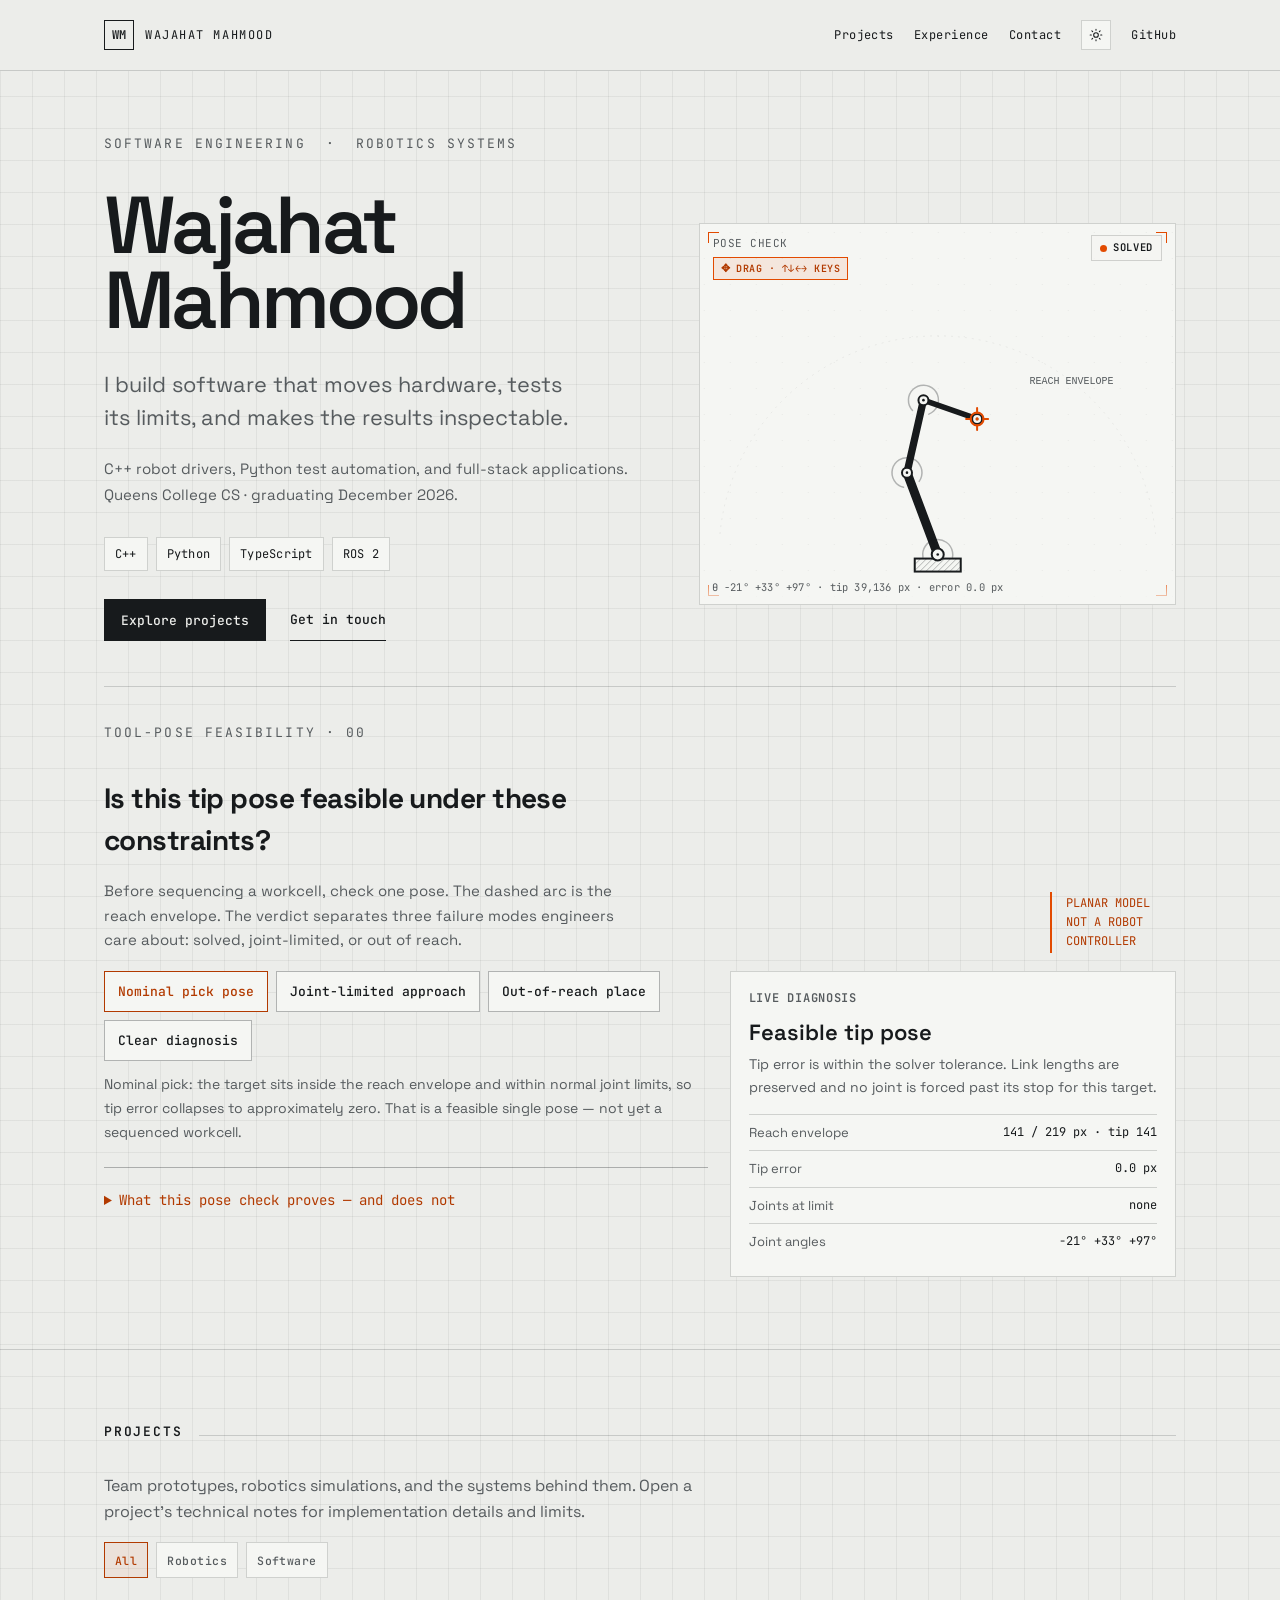
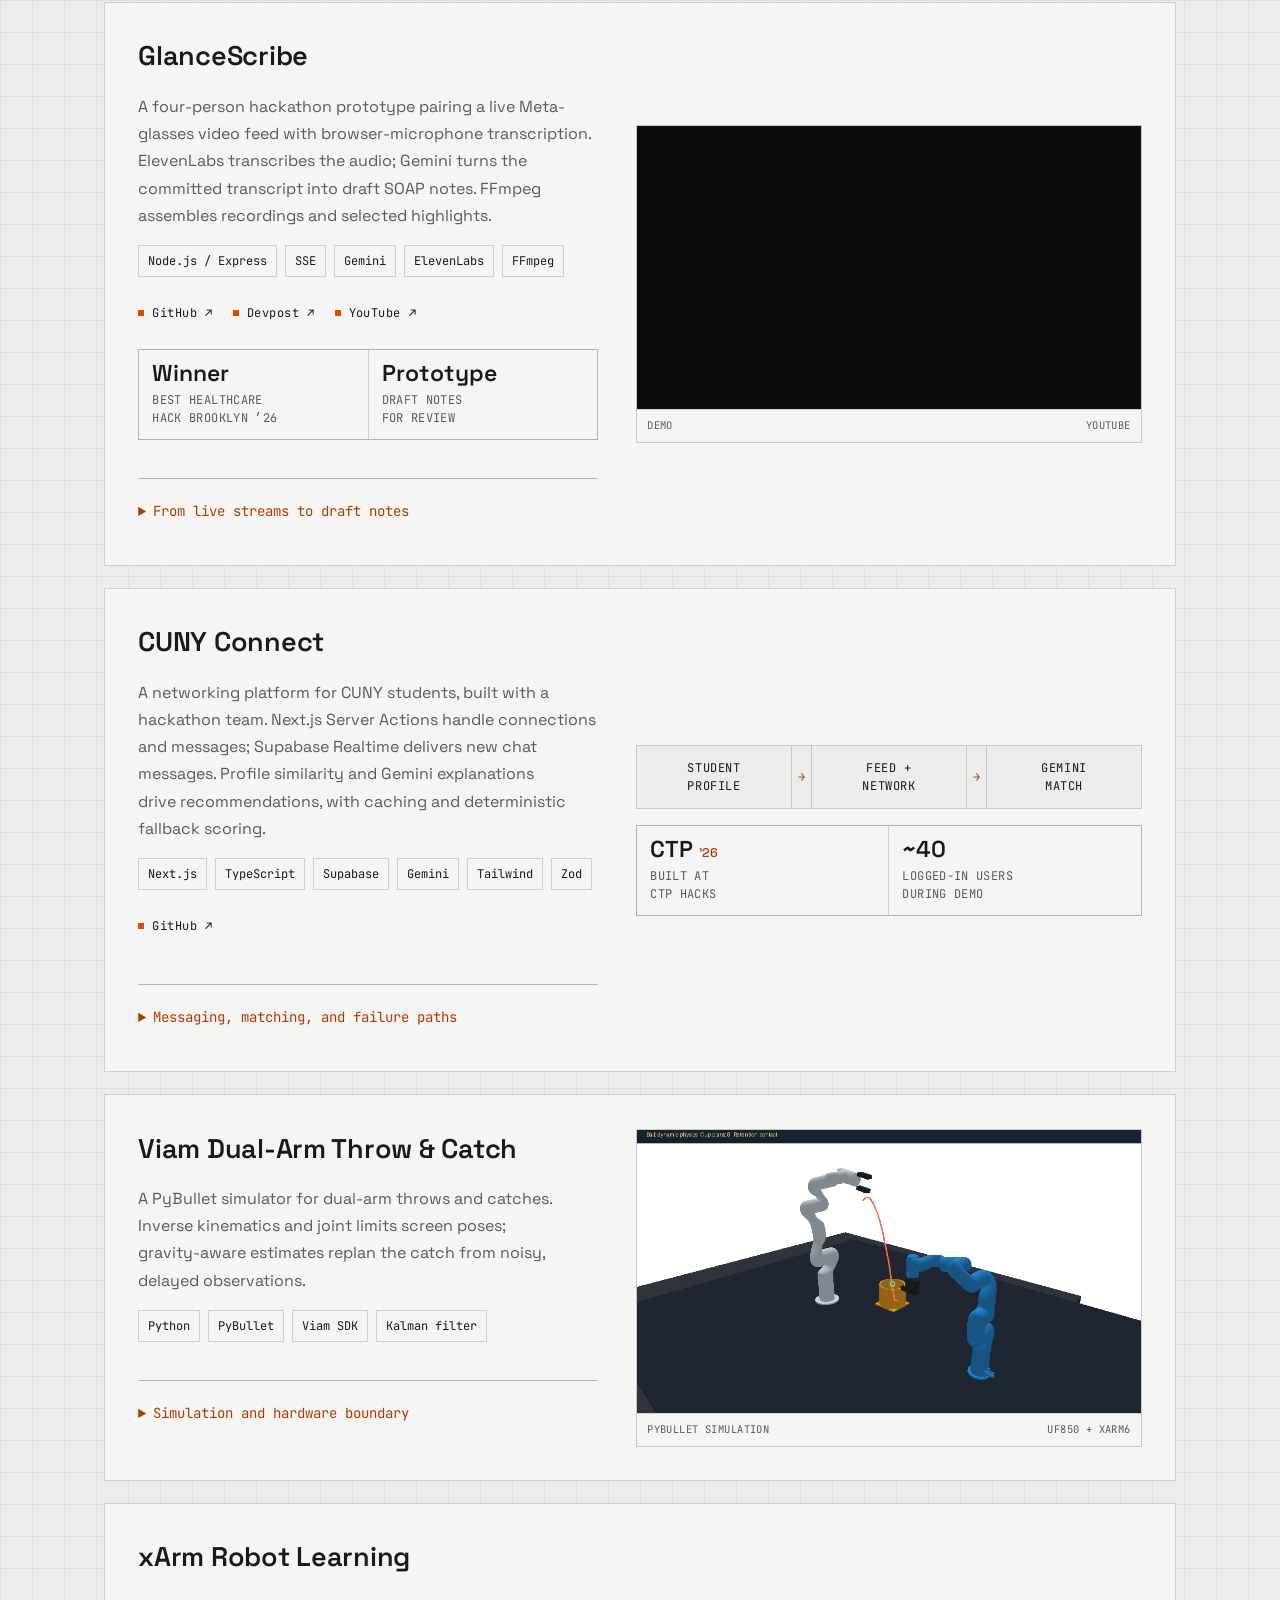
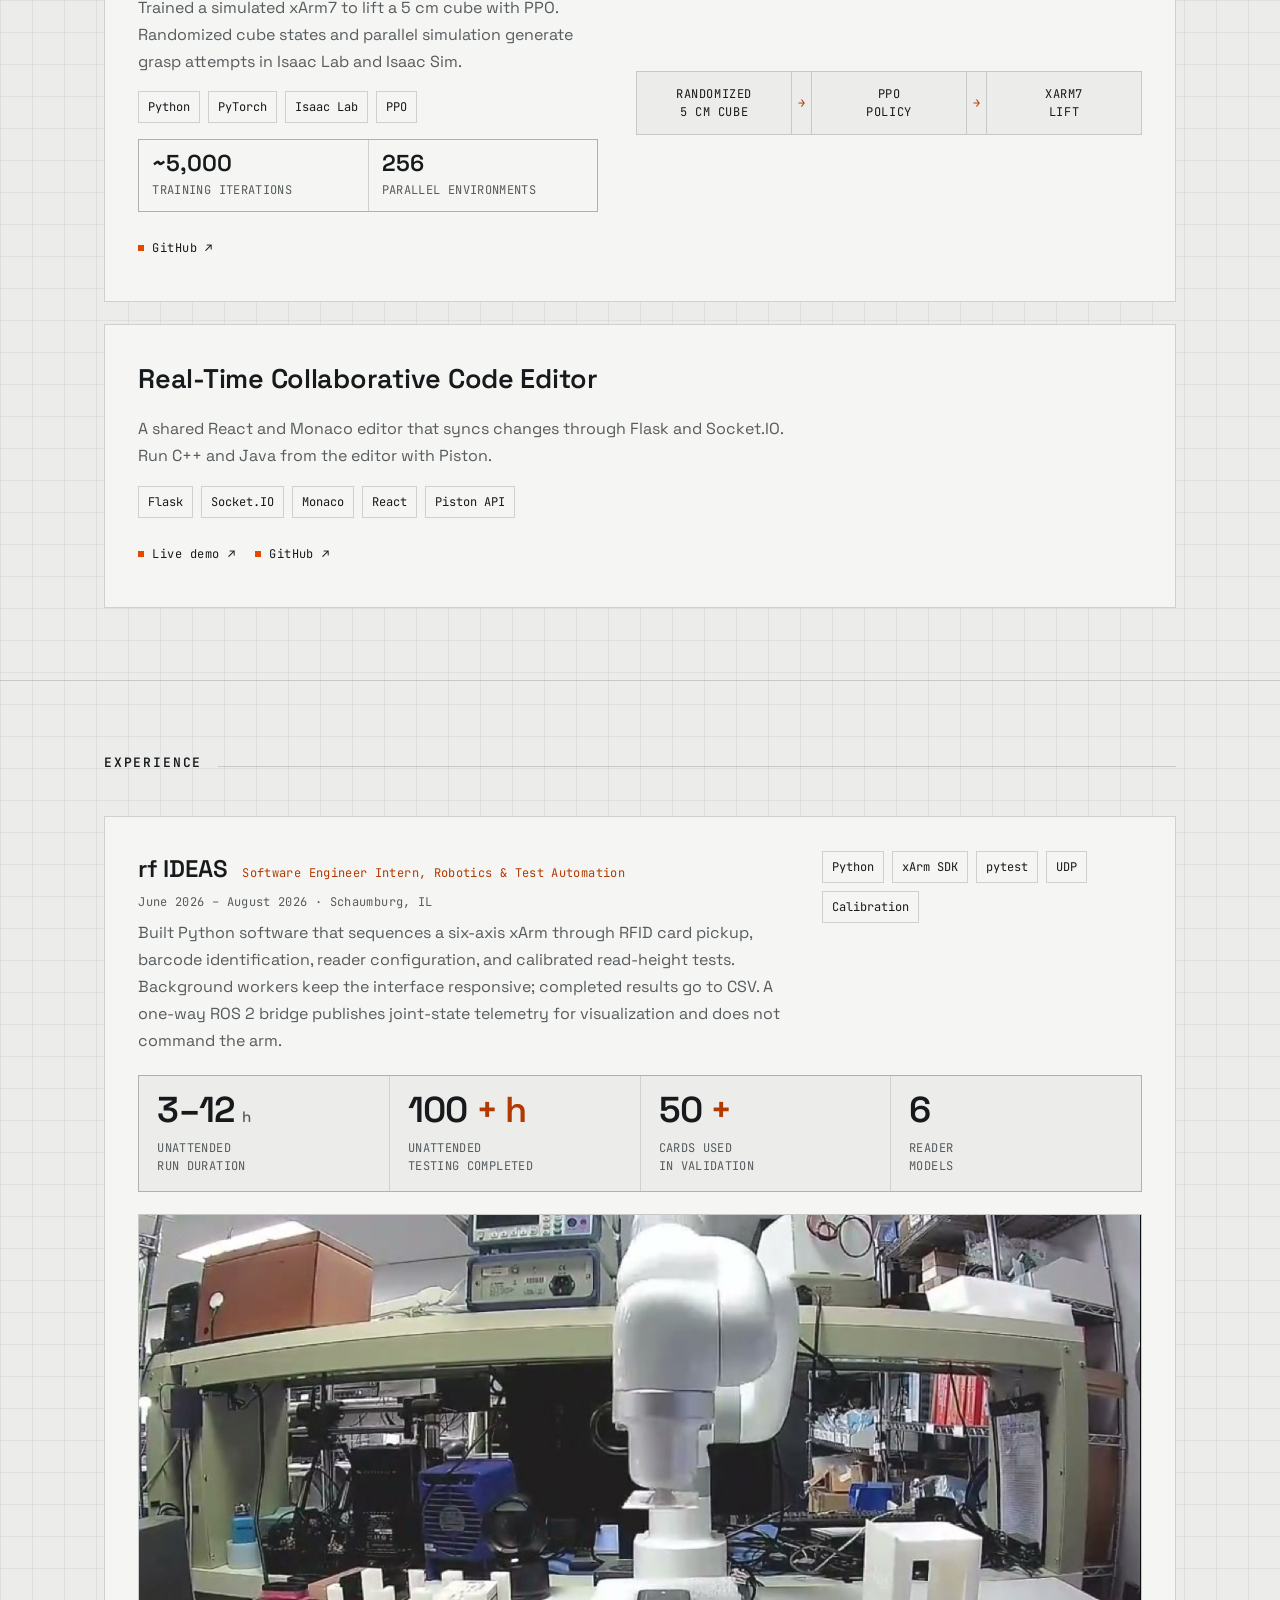
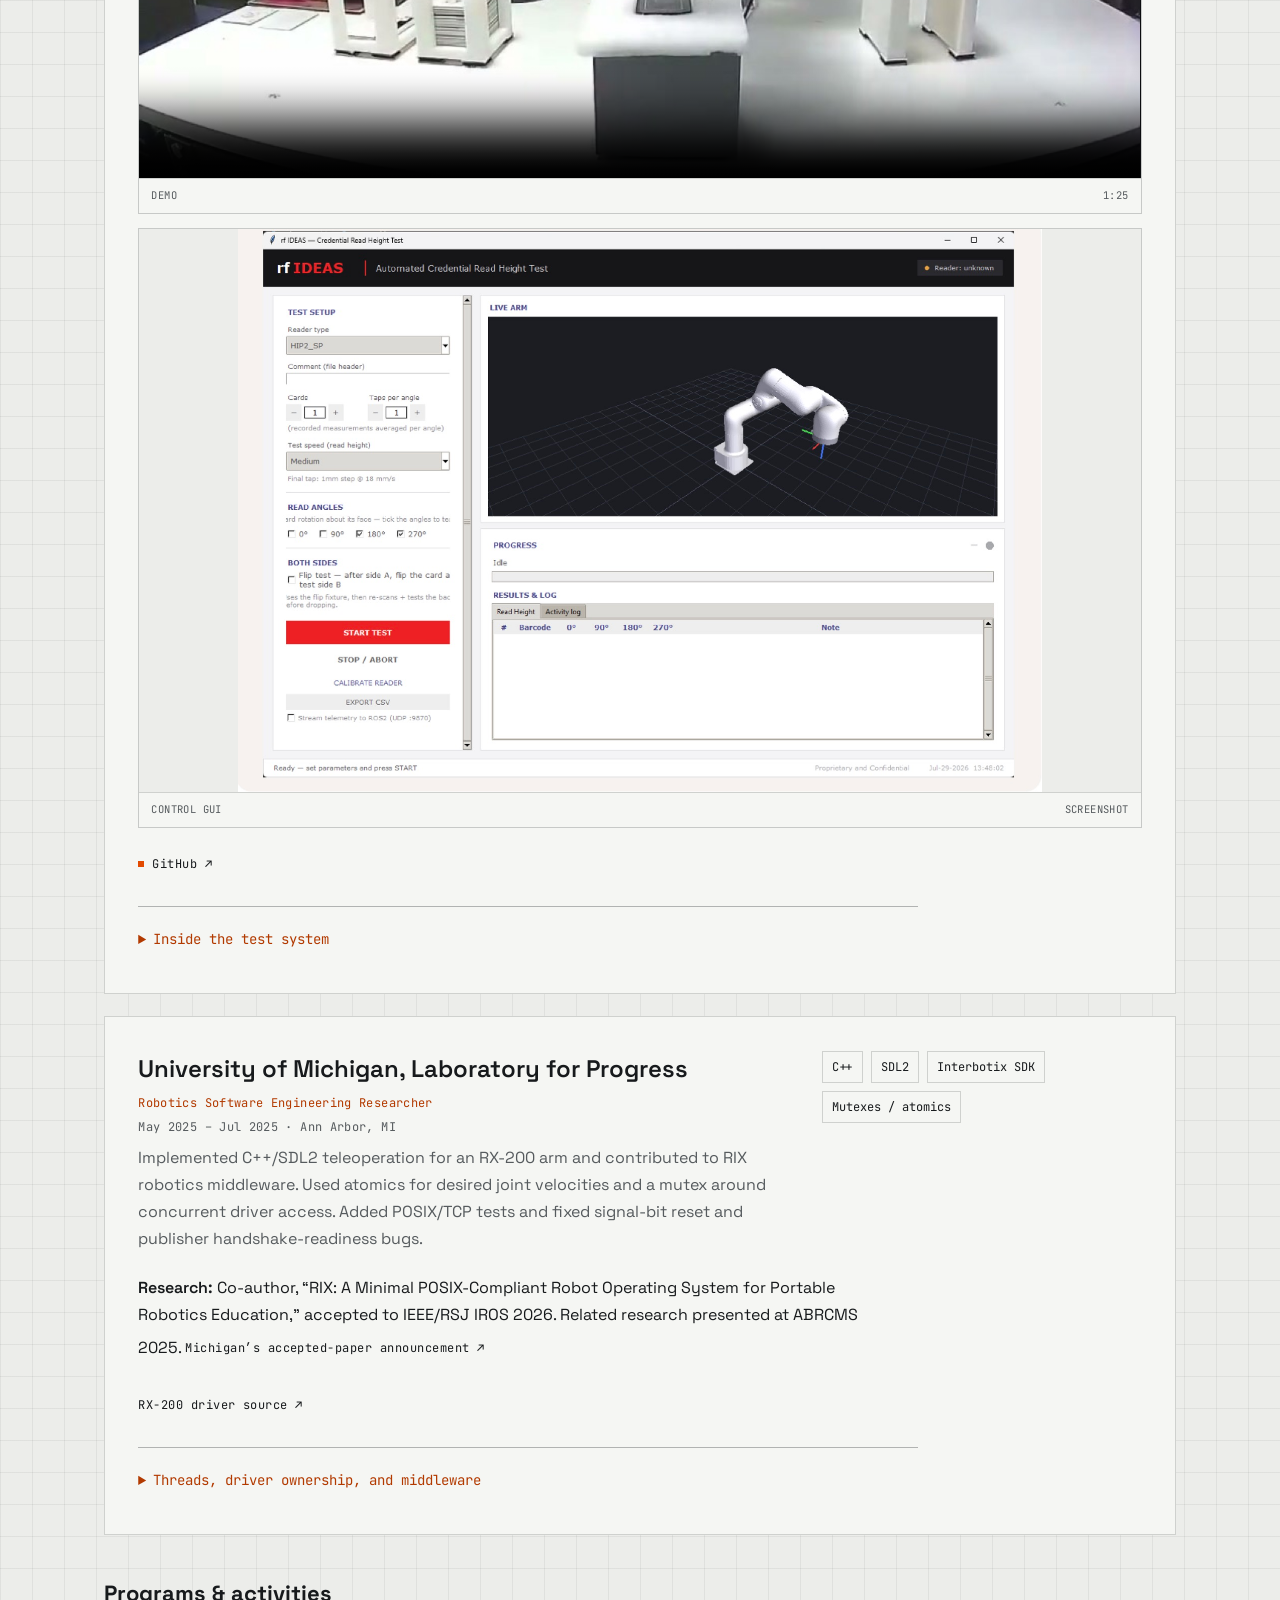
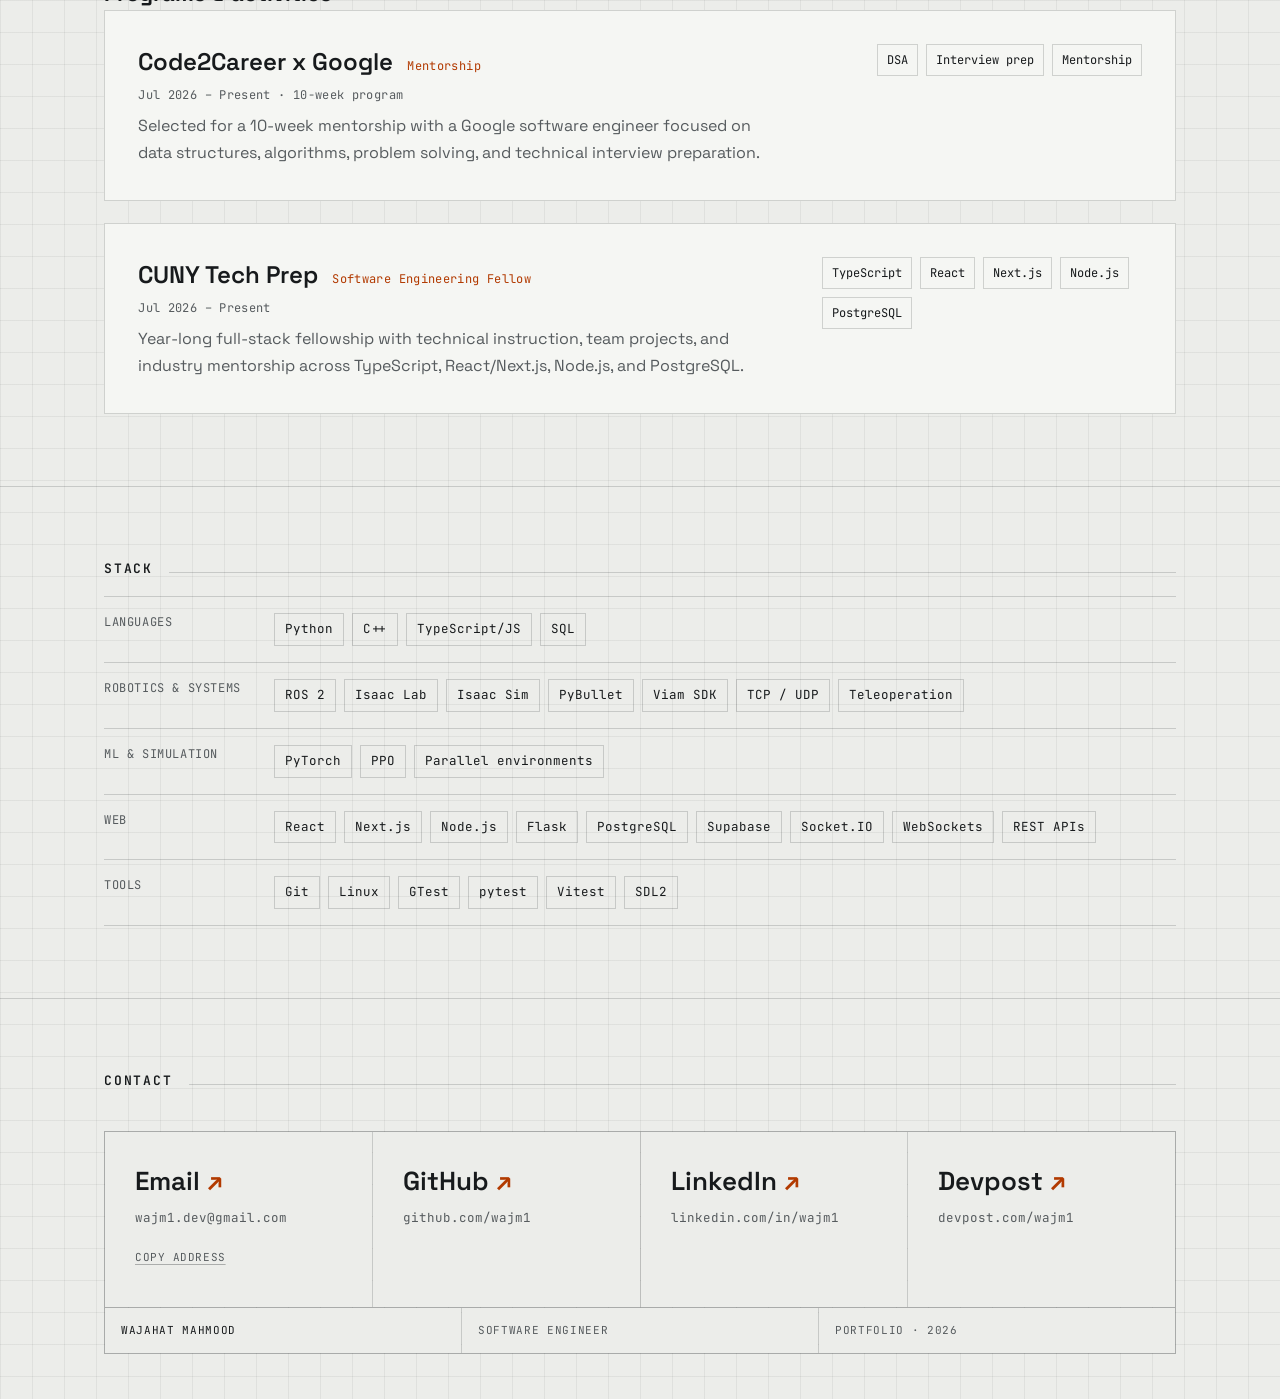
<file: index.html>
<!DOCTYPE html>
<html lang="en">
<head>
<meta charset="utf-8">
<meta name="viewport" content="width=device-width, initial-scale=1">
<title>Wajahat Mahmood · Software Engineer</title>
<meta name="description" content="Full-stack applications, Python test automation, and C++ robot drivers. Wajahat Mahmood, Queens College CS, December 2026. IROS 2026 co-author.">
<meta name="theme-color" content="#ECEDEA" id="theme-color">

<!-- Open Graph (nice link previews when recruiters share the page) -->
<meta property="og:title" content="Wajahat Mahmood · Software Engineer">
<meta property="og:description" content="Full-stack applications, Python test automation, and C++ robot drivers. Queens College CS · December 2026.">
<meta property="og:type" content="website">
<meta property="og:url" content="https://wajm1.com/">
<meta property="og:image" content="https://wajm1.com/uploads/rf-ideas/poster.jpg">
<meta property="og:image:alt" content="Robotic RFID validation setup built during my rf IDEAS internship">
<link rel="canonical" href="https://wajm1.com/">
<link rel="icon" href="favicon.svg" type="image/svg+xml">

<link rel="preconnect" href="https://fonts.googleapis.com">
<link rel="preconnect" href="https://fonts.gstatic.com" crossorigin>
<link href="https://fonts.googleapis.com/css2?family=Space+Grotesk:wght@400;500;600;700&family=JetBrains+Mono:wght@400;500;600&display=swap" rel="stylesheet">

<script>
/* Apply theme before first paint to avoid a flash. */
(function () {
  try {
    var stored = localStorage.getItem('theme');
    var theme = stored || (window.matchMedia('(prefers-color-scheme: dark)').matches ? 'dark' : 'light');
    document.documentElement.setAttribute('data-theme', theme);
  } catch (e) {
    document.documentElement.setAttribute('data-theme', 'light');
  }
})();
</script>

<style>
/* ============================================================================
   Wajahat Mahmood - personal portfolio
   Concept: the page is an engineering drawing / technical datasheet.
   Monospace annotations, corner ticks, measured-outcome callouts.
   Single file, no build step, no runtime dependencies (fonts aside).
   ========================================================================== */

/* --- Design tokens -------------------------------------------------------- */
:root,
[data-theme="light"]{
  --paper:#ECEDEA;                    /* page ground */
  --panel:#F5F6F3;                    /* raised surfaces (cards) */
  --ink:#171A1C;                      /* primary text / linework */
  --ink-70:#565B5E;                   /* secondary text */
  --line:rgba(20,24,28,0.17);         /* hairline rules */
  --line-2:rgba(20,24,28,0.30);       /* emphasized hairline */
  --faint:rgba(20,24,28,0.06);        /* background grid */
  --accent:#E24A00;                   /* datasheet accent (orange) */
  --accent-ink:#B23A00;               /* accent, text-legible */
  --panel-a:rgba(245,246,243,0.72);   /* translucent panel overlays */
  --panel-fade:rgba(245,246,243,0.9);
  --ln:#B7B7B2;                       /* code line numbers */
  --peer-a:#2563EB;                   /* collaborator cursor colors */
  --peer-b:#565B5E;
  --theme-ui:#ECEDEA;
  --grot:'Space Grotesk',system-ui,-apple-system,sans-serif;
  --mono:'JetBrains Mono',ui-monospace,'SF Mono',monospace;
  --maxw:1200px;
  --gutter:clamp(20px,5vw,64px);
  color-scheme:light;
}
[data-theme="dark"]{
  --paper:#121416;
  --panel:#1A1D20;
  --ink:#ECEDEA;
  --ink-70:#9A9FA3;
  --line:rgba(236,237,234,0.14);
  --line-2:rgba(236,237,234,0.28);
  --faint:rgba(236,237,234,0.055);
  --accent:#E24A00;
  --accent-ink:#FF7A3D;
  --panel-a:rgba(26,29,32,0.78);
  --panel-fade:rgba(26,29,32,0.92);
  --ln:#6A6E72;
  --peer-a:#60A5FA;
  --peer-b:#9A9FA3;
  --theme-ui:#121416;
  color-scheme:dark;
}

/* --- Reset / base --------------------------------------------------------- */
*{box-sizing:border-box}
html{-webkit-text-size-adjust:100%;scroll-behavior:smooth}
body{
  margin:0;
  background:var(--paper);
  background-image:linear-gradient(var(--faint) 1px,transparent 1px),linear-gradient(90deg,var(--faint) 1px,transparent 1px);
  background-size:32px 32px;
  color:var(--ink);
  font-family:var(--grot);
  line-height:1.5;
  -webkit-font-smoothing:antialiased;
  text-rendering:optimizeLegibility;
}
h1,h2,h3,p,ul,figure,dl,dd{margin:0}
ul{list-style:none;padding:0}
a{color:var(--ink);text-decoration:none;transition:color .2s ease}
a:hover{color:var(--accent-ink)}
strong{font-weight:600}
::selection{background:var(--accent);color:#fff}
:focus-visible{outline:2px solid var(--accent);outline-offset:3px}
section[id],footer[id]{scroll-margin-top:24px}
.mono{font-family:var(--mono)}
.wrap{max-width:var(--maxw);margin:0 auto;padding-inline:var(--gutter)}

/* Skip link for keyboard users */
.skip{
  position:absolute;left:8px;top:-52px;z-index:60;
  background:var(--ink);color:var(--paper);
  font-family:var(--mono);font-size:12px;padding:10px 14px;transition:top .2s ease;
}
.skip:focus{top:8px;color:var(--paper)}

/* --- Section scaffolding -------------------------------------------------- */
.section{padding:clamp(36px,6vw,72px) 0;border-top:1px solid var(--line)}
.section-head{display:flex;align-items:baseline;gap:16px;margin-bottom:clamp(26px,4vw,44px)}
.section-head h2{
  font-family:var(--mono);font-size:13px;font-weight:600;
  letter-spacing:.14em;text-transform:uppercase;white-space:nowrap;
}
.rule{flex:1;height:1px;background:var(--line)}
.head-note{
  font-family:var(--mono);font-size:12px;letter-spacing:.05em;
  color:var(--ink-70);white-space:nowrap;
}

/* --- Header / nav --------------------------------------------------------- */
.site-header{border-bottom:1px solid var(--line);position:relative;z-index:3;background:var(--paper)}
.site-header .wrap{
  display:flex;align-items:center;justify-content:space-between;
  gap:16px;flex-wrap:wrap;padding-block:15px;
}
.brand{display:flex;align-items:center;gap:11px}
.brand-mark{
  display:grid;place-items:center;width:30px;height:30px;
  border:1px solid var(--ink);font-family:var(--mono);
  font-size:12px;font-weight:600;letter-spacing:.02em;
}
.brand-name{font-family:var(--mono);font-size:12px;letter-spacing:.13em;text-transform:uppercase}
.nav{
  display:flex;align-items:center;gap:16px 20px;flex-wrap:wrap;
  font-family:var(--mono);font-size:12px;letter-spacing:.04em;
}
.nav .sep{width:1px;height:14px;background:var(--line)}
.avail{display:inline-flex;align-items:center;gap:7px;color:var(--ink-70)}
.dot{width:7px;height:7px;border-radius:50%;background:var(--accent);flex:0 0 auto}
.theme-toggle{
  display:inline-flex;align-items:center;justify-content:center;
  width:30px;height:30px;padding:0;margin:0;
  border:1px solid var(--line);background:var(--panel);color:var(--ink);
  cursor:pointer;transition:border-color .2s ease,color .2s ease,background .2s ease;
}
.theme-toggle:hover{border-color:var(--line-2);color:var(--accent-ink)}
.theme-toggle svg{width:14px;height:14px;display:block}
.theme-toggle .icon-moon{display:none}
[data-theme="dark"] .theme-toggle .icon-sun{display:none}
[data-theme="dark"] .theme-toggle .icon-moon{display:block}

/* --- Hero ----------------------------------------------------------------- */
.hero{padding:clamp(40px,7vh,80px) 0 clamp(48px,8vh,92px)}
.eyebrow{
  font-family:var(--mono);font-size:clamp(11px,1.4vw,13px);
  letter-spacing:.16em;text-transform:uppercase;color:var(--ink-70);
  margin-bottom:clamp(20px,3vw,34px);
}

.hero-grid{display:grid;grid-template-columns:minmax(0,1fr) minmax(340px,.9fr);gap:clamp(28px,5vw,72px);align-items:center}
.name{font-weight:600;font-size:clamp(48px,6.3vw,86px);line-height:.94;letter-spacing:-.045em}
.lede{max-width:34ch;margin-top:clamp(20px,3vw,30px);font-size:clamp(18px,1.7vw,22px);color:var(--ink-70);text-wrap:pretty}
.tags{display:flex;flex-wrap:wrap;gap:8px;margin-top:clamp(22px,3vw,30px)}
.tag{
  font-family:var(--mono);font-size:12px;letter-spacing:.02em;color:var(--ink);
  border:1px solid var(--line);padding:7px 10px;background:var(--panel);
}
.hero-actions{display:flex;gap:12px 24px;flex-wrap:wrap;align-items:center;margin-top:28px}
.hero-actions a{display:inline-flex;align-items:center;min-height:42px;font:500 13px var(--mono);border-bottom:1px solid var(--ink)}
.hero-actions a:first-child{background:var(--ink);color:var(--paper);padding:10px 16px;border:1px solid var(--ink)}
.hero-actions a:first-child:hover{background:var(--accent-ink);border-color:var(--accent-ink);color:#fff}
.hero-actions a:last-child:hover{border-color:var(--accent-ink)}
/* --- IK arm figure (interactive demo #1) ---------------------------------- */
.fig{
  position:relative;width:100%;aspect-ratio:5/4;
  border:1px solid var(--line);background:var(--panel);
  overflow:hidden;cursor:crosshair;touch-action:none;transition:border-color .2s ease;
}
.fig:hover{border-color:var(--line-2)}
.fig .corner{position:absolute;width:11px;height:11px;z-index:2}
.fig .corner.tl{top:8px;left:8px;border-top:1.5px solid var(--accent);border-left:1.5px solid var(--accent)}
.fig .corner.tr{top:8px;right:8px;border-top:1.5px solid var(--accent);border-right:1.5px solid var(--accent)}
.fig .corner.bl{bottom:8px;left:8px;border-bottom:1.5px solid var(--accent);border-left:1.5px solid var(--accent)}
.fig .corner.br{bottom:8px;right:8px;border-bottom:1.5px solid var(--accent);border-right:1.5px solid var(--accent)}
.fig svg,.fig canvas{position:absolute;inset:0;width:100%;height:100%;display:block}
.fig-label{position:absolute;top:11px;left:13px;z-index:3;pointer-events:none;display:flex;flex-direction:column;gap:5px;align-items:flex-start}
.fig-label .id{font-family:var(--mono);font-size:11px;letter-spacing:.05em;color:var(--ink-70)}
.fig-hint{
  display:inline-flex;align-items:center;gap:6px;
  font-family:var(--mono);font-size:10px;font-weight:600;letter-spacing:.05em;
  color:var(--accent-ink);border:1px solid var(--accent);
  background:rgba(226,74,0,0.09);padding:3px 7px;
  animation:hintpulse 2.2s ease-in-out infinite;
}
.fig-status{
  position:absolute;top:11px;right:13px;z-index:3;pointer-events:none;
  display:inline-flex;align-items:center;gap:6px;padding:4px 8px;
  border:1px solid var(--line);background:var(--panel-a);
}
.fig-status .txt{font-family:var(--mono);font-size:10.5px;font-weight:600;letter-spacing:.06em;color:var(--ink-70)}
.fig-read{
  position:absolute;left:0;right:0;bottom:0;z-index:3;pointer-events:none;
  padding:9px 12px;font-family:var(--mono);font-size:10.5px;letter-spacing:.02em;color:var(--ink-70);
  background:linear-gradient(0deg,var(--panel-fade),transparent);
}

.ik-lab{margin-top:clamp(28px,5vh,48px);padding-top:clamp(22px,4vh,36px);border-top:1px solid var(--line)}
.ik-lab-head{display:flex;flex-wrap:wrap;justify-content:space-between;gap:18px 32px;align-items:end;margin-bottom:18px}
.ik-lab-head h2{font-size:clamp(20px,2.4vw,28px);letter-spacing:-.02em;margin:6px 0 0;max-width:28ch}
.ik-lab-copy{max-width:54ch;margin:0;color:var(--ink-70);font-size:15px;line-height:1.65}
.ik-lab-badge{flex-shrink:0;border-left:2px solid var(--accent);padding:2px 0 2px 14px;font:12px/1.6 var(--mono);color:var(--accent-ink);max-width:18ch}
.ik-board{display:grid;grid-template-columns:minmax(0,1.15fr) minmax(240px,.85fr);gap:18px 22px;align-items:start}
.ik-diagnosis{border:1px solid var(--line);background:var(--panel);padding:18px 18px 16px}
.ik-diagnosis h3{font:600 12px/1.4 var(--mono);letter-spacing:.06em;text-transform:uppercase;color:var(--ink-70);margin:0 0 12px}
.ik-verdict{font-size:22px;font-weight:600;line-height:1.2;margin:0 0 8px}
.ik-verdict[data-state="SOLVED"]{color:var(--ink)}
.ik-verdict[data-state="LIMITED"],.ik-verdict[data-state="UNREACHABLE"]{color:var(--accent-ink)}
.ik-verdict[data-state="IDLE"],.ik-verdict[data-state="STATIC"]{color:var(--ink-70)}
.ik-verdict[data-state="SOLVING"]{color:var(--ink-70)}
.ik-reason{margin:0 0 14px;font-size:14px;line-height:1.65;color:var(--ink-70);min-height:3.2em}
.ik-metrics{margin:0;display:grid;gap:0}
.ik-metrics div{display:flex;justify-content:space-between;gap:12px;padding:8px 0;border-top:1px solid var(--line);font-size:13px}
.ik-metrics dt{color:var(--ink-70)}
.ik-metrics dd{margin:0;font-family:var(--mono);font-size:12px;text-align:right}
.ik-controls{display:flex;flex-wrap:wrap;gap:8px;margin-top:0}
.ik-controls button{font:500 13px var(--mono);padding:11px 13px;border:1px solid var(--line-2);background:var(--panel);color:var(--ink);cursor:pointer}
.ik-controls button[aria-pressed="true"]{border-color:var(--accent-ink);color:var(--accent-ink)}
.ik-explanation{font-size:14px;color:var(--ink-70);max-width:75ch;line-height:1.7;margin-top:12px}
.work-intro{max-width:62ch;margin:-12px 0 28px;color:var(--ink-70);font-size:16px;line-height:1.6}

/* --- Selected work -------------------------------------------------------- */
/* Flex column of full-width rows. Each row = copy | visual. */
.work-list{
  display:flex !important;
  flex-direction:column !important;
  gap:clamp(16px,2vw,22px);
  width:100%;
}
.work-row{
  display:flex !important;
  flex-direction:row !important;
  flex-wrap:nowrap;
  align-items:stretch;
  width:100% !important;
  max-width:100%;
  box-sizing:border-box;
  border:1px solid var(--line);background:var(--panel);
  padding:clamp(22px,2.6vw,34px);
  gap:clamp(22px,3vw,40px);
  transition:transform .2s ease,border-color .2s ease;
}
.work-row:hover{transform:translateY(-2px);border-color:var(--line-2)}
.work-copy:only-child{max-width:100%}
.work-row[hidden]{display:none !important}
.work-copy,.work-visual{
  display:flex;flex-direction:column;gap:16px;min-width:0;
}
.work-copy{flex:1 1 0;max-width:52%}
.work-visual{flex:1.1 1 0;justify-content:center}
.work-head{display:flex;align-items:baseline;justify-content:space-between;gap:12px}
.work-title{font-weight:600;font-size:clamp(21px,2.3vw,27px);letter-spacing:-.01em;text-wrap:balance;margin:0}
.work-kicker{font-family:var(--mono);font-size:11px;letter-spacing:.06em;color:var(--ink-70);white-space:nowrap;text-align:right}
.work-desc{font-size:15px;color:var(--ink-70);text-wrap:pretty;max-width:54ch;margin:0}
.work-desc a{white-space:nowrap;text-decoration:underline;text-underline-offset:3px;text-decoration-color:var(--line-2)}
.work-desc a:hover{color:var(--accent-ink)}
/* Legacy aliases so any leftover .card rules never recreate a 2-col grid of projects */
.work-grid{display:flex;flex-direction:column;gap:clamp(16px,2vw,22px);width:100%}
.card{display:block;width:100%}
.card-main,.card-side{display:flex;flex-direction:column;gap:16px;min-width:0}
.card-head{display:flex;align-items:baseline;justify-content:space-between;gap:12px}
.card-title{font-weight:600;font-size:clamp(21px,2.3vw,27px);letter-spacing:-.01em;text-wrap:balance}
.card-kicker{font-family:var(--mono);font-size:11px;letter-spacing:.06em;color:var(--ink-70);white-space:nowrap;text-align:right}
.card-desc{font-size:15px;color:var(--ink-70);text-wrap:pretty;max-width:54ch}
.card-desc a{white-space:nowrap;text-decoration:underline;text-underline-offset:3px;text-decoration-color:var(--line-2)}
.card-desc a:hover{color:var(--accent-ink)}

/* Pipeline diagram (glasses -> text -> note, gamepad -> ... -> arm) */
.flow{
  display:grid;align-items:stretch;text-align:center;
  font-family:var(--mono);font-size:10.5px;letter-spacing:.05em;text-transform:uppercase;
  color:var(--ink);border:1px solid var(--line);background:var(--paper);
}
.flow .step{padding:13px 8px}
.flow .arrow{display:grid;place-items:center;padding:0 6px;color:var(--accent-ink);border-left:1px solid var(--line);border-right:1px solid var(--line)}

/* Embedded project demo (YouTube) */
.work-embed{
  border:1px solid var(--line);background:var(--paper);overflow:hidden;
  display:flex;flex-direction:column;width:100%;
}
.work-embed-frame{
  position:relative;width:100%;aspect-ratio:16/9;background:#0b0d0f;
}
.work-embed-frame iframe{
  position:absolute;inset:0;width:100%;height:100%;border:0;
}
.work-embed-frame img{position:absolute;inset:0;width:100%;height:100%;object-fit:cover}
.work-embed-label{
  display:flex;align-items:center;justify-content:space-between;gap:10px;
  padding:8px 10px;border-top:1px solid var(--line);
  font-family:var(--mono);font-size:10.5px;letter-spacing:.04em;
  text-transform:uppercase;color:var(--ink-70);background:var(--panel);
}
.work-copy > .stats{margin-top:auto}

.chips{display:flex;flex-wrap:wrap;gap:8px}
.chip{font-family:var(--mono);font-size:11.5px;color:var(--ink);border:1px solid var(--line);padding:6px 9px;background:var(--panel)}
.project-filters{display:flex;flex-wrap:wrap;gap:8px;margin:-10px 0 24px}
.project-filter{font:500 11.5px var(--mono);letter-spacing:.04em;padding:7px 10px;min-height:36px;border:1px solid var(--line);background:var(--panel);color:var(--ink-70);cursor:pointer}
.project-filter[aria-pressed="true"]{border-color:var(--accent-ink);color:var(--accent-ink);background:rgba(226,74,0,.07)}
.project-filter:hover{border-color:var(--line-2);color:var(--ink)}

/* Measured-outcome callouts */
.stats{display:grid;grid-template-columns:1fr 1fr;gap:1px;background:var(--line);border:1px solid var(--line)}
.stat{background:var(--panel);padding:12px 13px}
.stat-num{font-weight:600;font-size:clamp(19px,2vw,23px);line-height:1}
.stat-num .u{font-size:.55em;font-weight:500;color:var(--ink-70)}
.stat-num .u-accent{font-size:.55em;font-weight:500;color:var(--accent-ink)}
.stat-label{font-family:var(--mono);font-size:10.5px;letter-spacing:.03em;text-transform:uppercase;color:var(--ink-70);margin-top:6px}

.links{display:flex;flex-wrap:wrap;gap:8px 20px}
.link{display:inline-flex;align-items:center;gap:8px;font-family:var(--mono);font-size:11.5px;letter-spacing:.04em;color:var(--ink)}
.link:hover{color:var(--accent-ink)}
.link .sq{width:6px;height:6px;background:var(--accent);flex:0 0 auto}

/* Experience media gallery (rf IDEAS) */
.xp-media{
  margin-top:22px;
  display:grid;
  grid-template-columns:1fr;
  gap:14px;
  width:100%;
  max-width:100%;
}
.xp-media-tile{
  display:flex;flex-direction:column;
  border:1px solid var(--line);background:var(--paper);
  overflow:hidden;min-width:0;width:100%;
  text-decoration:none;color:inherit;
}
.xp-media-frame{
  position:relative;flex:0 0 auto;
  width:100%;aspect-ratio:16 / 9;
  background:#0b0d0f;overflow:hidden;
}
.xp-media-frame video,
.xp-media-frame img{
  display:block;width:100%;height:100%;
  object-fit:cover;object-position:center;
}
.xp-media-frame img{
  object-fit:contain;object-position:center;
  background:var(--paper);
}
.xp-media-label{
  display:flex;align-items:center;justify-content:space-between;gap:10px;
  padding:9px 12px;border-top:1px solid var(--line);
  font-family:var(--mono);font-size:10.5px;letter-spacing:.04em;
  text-transform:uppercase;color:var(--ink-70);background:var(--panel);
}
a.xp-media-tile:hover{border-color:var(--line-2)}
.xp-links{margin-top:16px}

/* --- Experience ----------------------------------------------------------- */
#experience > .wrap > ul{
  list-style:none;margin:0;padding:0;
  display:flex;flex-direction:column;gap:clamp(16px,2vw,22px);
}
.xp-item{
  list-style:none;
  border:1px solid var(--line);background:var(--panel);
  padding:clamp(22px,2.6vw,34px);
  box-sizing:border-box;
  transition:transform .2s ease,border-color .2s ease;
}
.xp-item:hover{transform:translateY(-2px);border-color:var(--line-2)}
.xp-head{display:flex;flex-wrap:wrap;justify-content:space-between;gap:16px 24px}
.xp-lead{flex:1 1 340px;min-width:260px}
.xp-title{display:flex;align-items:baseline;flex-wrap:wrap;gap:8px 14px}
.xp-title h3{font-weight:600;font-size:clamp(19px,2vw,24px);text-wrap:balance}
.xp-role{font-family:var(--mono);font-size:12px;letter-spacing:.03em;color:var(--accent-ink);white-space:normal;line-height:1.4}
.xp-meta{font-family:var(--mono);font-size:11.5px;letter-spacing:.03em;color:var(--ink-70);margin-top:6px}
.xp-desc{margin-top:8px;font-size:15px;color:var(--ink-70);text-wrap:pretty;max-width:52ch}
.xp-chips{display:flex;flex-wrap:wrap;gap:8px;align-content:flex-start;align-items:flex-start}
.metrics{margin-top:20px;display:grid;grid-template-columns:repeat(auto-fit,minmax(150px,1fr));gap:1px;background:var(--line);border:1px solid var(--line)}
.metric{background:var(--paper);padding:16px 18px;min-width:0}
.metric-num{
  font-weight:600;font-size:clamp(22px,3vw,36px);line-height:1.05;letter-spacing:-.02em;
  display:flex;flex-wrap:wrap;align-items:baseline;gap:2px 8px;
}
.metric-num .u{font-size:.42em;font-weight:500;color:var(--ink-70)}
.metric-num .to{font-family:var(--mono);font-size:.38em;color:var(--accent-ink);letter-spacing:.02em}
.metric-num .accent{color:var(--accent-ink)}
.metric-label{font-family:var(--mono);font-size:11px;line-height:1.45;letter-spacing:.03em;text-transform:uppercase;color:var(--ink-70);margin-top:11px}

/* --- Stack ---------------------------------------------------------------- */
.stack .row{display:grid;grid-template-columns:minmax(100px,150px) 1fr;gap:16px 20px;align-items:start;padding:16px 0;border-top:1px solid var(--line)}
.stack .row:last-child{border-bottom:1px solid var(--line)}
.stack dt{font-family:var(--mono);font-size:12px;letter-spacing:.05em;text-transform:uppercase;color:var(--ink-70)}
.stack dd{display:flex;flex-wrap:wrap;gap:8px}
.stack .chip{font-size:12.5px;padding:6px 10px;background:transparent}

/* --- Contact / footer ----------------------------------------------------- */
.contact-grid{display:flex;flex-wrap:wrap;gap:1px;background:var(--line);border:1px solid var(--line)}
.contact-cell{background:var(--paper);flex:1 1 240px}
.contact-cell a,.contact-cell .inner{display:flex;flex-direction:column;gap:8px;padding:clamp(20px,3vw,30px);transition:background .2s ease}
.contact-cell a:hover{background:var(--panel)}
.contact-title{font-weight:600;font-size:clamp(20px,2.2vw,26px)}
.contact-title .ext{color:var(--accent-ink)}
.contact-sub{font-family:var(--mono);font-size:12.5px;color:var(--ink-70)}
.copy-row{display:flex;align-items:center;gap:12px;min-height:16px;margin-top:2px}
.copy-btn{font-family:var(--mono);font-size:11px;letter-spacing:.05em;text-transform:uppercase;color:var(--ink-70);background:none;border:none;padding:0;cursor:pointer;text-decoration:underline;text-underline-offset:3px;text-decoration-color:var(--line-2);transition:color .2s ease}
.copy-btn:hover{color:var(--accent-ink)}
.copy-status{font-family:var(--mono);font-size:11px;letter-spacing:.04em;color:var(--accent-ink)}
.footer-strip{
  display:grid;grid-template-columns:repeat(auto-fit,minmax(min(100%,160px),1fr));
  gap:1px;background:var(--line);border:1px solid var(--line);border-top:none;
  font-family:var(--mono);font-size:11px;letter-spacing:.06em;text-transform:uppercase;color:var(--ink-70);
}
.footer-strip span{background:var(--paper);padding:14px 16px}
.footer-strip span:first-child{color:var(--ink)}

/* --- Animations ----------------------------------------------------------- */
@keyframes blink{0%,48%{opacity:1}49%,100%{opacity:0}}
@keyframes hintpulse{0%,100%{opacity:.72}50%{opacity:1}}

/* --- Responsive: stop text collisions / overflow on phones ---------------- */
html,body{overflow-x:clip}
.wrap,.work-row,.card,.xp-item,.contact-grid,.stack{min-width:0}
.link{max-width:100%;overflow-wrap:anywhere;word-break:break-word}

/* Below this width the copy/visual split gets too cramped, so rows stack. */
@media (max-width:880px){
  .hero-grid{grid-template-columns:1fr}
  .hero-visual{max-width:620px}
  .work-row{flex-direction:column !important;gap:18px}
  .work-copy,.work-visual{max-width:none;flex:1 1 auto}
  .work-desc,.card-desc{max-width:none}

.nav{gap:8px 10px;font-size:11px}
}

@media (max-width:720px){
  .ik-board{grid-template-columns:1fr}
  .ik-lab-badge{display:none}
  .hero{padding-top:38px}
  .hero-grid{gap:34px}
  /* Section titles + notes stack so they never fight for one row */
  .section-head{
    display:grid;
    grid-template-columns:1fr;
    align-items:start;
    gap:8px;
    margin-bottom:clamp(22px,4vw,36px);
  }
  .section-head h2{white-space:normal;letter-spacing:.12em}
  .section-head .rule{display:none}
  .head-note{
    white-space:normal;
    margin-left:0;
    font-size:11px;
    line-height:1.45;
    max-width:100%;
  }
  .site-header .wrap{align-items:flex-start}
  .nav{gap:10px 14px;row-gap:10px}
  .avail{font-size:11px}
  .project-filters{margin:-6px 0 20px}

  .name{font-size:clamp(40px,12vw,72px)}
  .lede{max-width:none;font-size:16px}

  .fig-label{max-width:calc(100% - 110px)}
  .fig-hint{font-size:9px;padding:3px 6px}
  .fig-status .txt{font-size:9.5px}
  .fig-read{font-size:9.5px;padding:8px 10px;white-space:nowrap;overflow:hidden;text-overflow:ellipsis}

.work-row,.card{padding:18px;gap:16px}
  .work-head,.card-head{flex-direction:column;gap:4px;align-items:flex-start}
  .work-kicker,.card-kicker{text-align:left;white-space:normal}
  .work-title,.card-title{font-size:clamp(20px,6vw,24px)}
  .work-desc a,.card-desc a{white-space:normal}

  .flow{font-size:9px}
  .flow .step{padding:10px 4px}

.editor-sync{font-size:10px}

.editor-presence{gap:8px;font-size:9.5px}

.code-line{
    grid-template-columns:1.6rem minmax(0,1fr);
    column-gap:10px;
  }

/* names collide with code on narrow widths */

.links{gap:10px 14px}
  .link{font-size:11px}

  .xp-head{flex-direction:column;gap:12px}
  .xp-title{flex-direction:column;align-items:flex-start;gap:4px}
  .xp-role{white-space:normal;line-height:1.4}
  .xp-chips{margin-top:0}

  .metrics{grid-template-columns:1fr 1fr}
  .metric{padding:14px 12px}
  .metric-num{
    font-size:clamp(18px,6vw,24px);
    gap:2px 6px;
    flex-direction:row;
    flex-wrap:wrap;
    align-items:baseline;
  }
  .metric-num:has(.to){
    flex-direction:column;
    align-items:flex-start;
    gap:4px;
  }
  .metric-num .to{font-size:.42em}
  .metric-label{font-size:10px;margin-top:8px;overflow-wrap:anywhere}

  .stack .row{grid-template-columns:1fr;gap:10px}
  .stack .chip,.chip{font-size:11px;padding:5px 8px}

  .contact-title{font-size:clamp(18px,5.5vw,22px)}
  .footer-strip{grid-template-columns:1fr 1fr}
}

@media (max-width:400px){
  .wrap{padding-inline:16px}
  .brand-name{letter-spacing:.08em;font-size:11px}
  .nav{font-size:11px;gap:8px 12px}
  .nav .sep{display:none}
  .metric-num{font-size:clamp(17px,7vw,22px)}
  .flow{font-size:8.5px}
}

/* --- Reduced motion: freeze all the moving parts -------------------------- */
@media (prefers-reduced-motion:reduce){
  html{scroll-behavior:auto}
  *{animation-duration:.001ms!important;animation-iteration-count:1!important;transition:none!important}
}
/* Career refresh: preserve the datasheet system, improve reading and touch use. */
.xp-desc,.work-desc{font-size:16px;max-width:65ch;line-height:1.7}
.xp-lead{flex:1 1 520px}
.xp-chips{max-width:320px}
.chip,.link,.xp-meta,.metric-label,.stat-label,.head-note{font-size:12px}
.link,.nav a,.copy-btn{min-height:40px;align-content:center}
.hero-note{margin-top:22px;color:var(--ink-70);font-size:15px;line-height:1.7}
.xp-media{display:grid;grid-template-columns:1fr;gap:14px;width:100%;max-width:none}
.xp-media-frame{aspect-ratio:16/9;height:auto;min-height:0}
.xp-media-frame video,.xp-media-frame img{width:100%;height:100%;object-fit:contain}
.technical{margin-top:22px;border-top:1px solid var(--line-2);padding-top:12px;max-width:78ch}
.technical summary{cursor:pointer;font-family:var(--mono);font-size:14px;padding:10px 0;color:var(--accent-ink)}
.technical p{font-size:16px;line-height:1.75;margin:12px 0;color:var(--ink-70)}
.technical strong{color:var(--ink);font-weight:600}
.technical a{text-decoration:underline;text-underline-offset:3px}
.technical .pipeline{font-family:var(--mono);font-size:13px;padding:16px;background:var(--panel);border-left:2px solid var(--accent);color:var(--ink)}
.research-note{padding:22px 0 0;max-width:76ch;font-size:16px;line-height:1.7}
.program-heading{margin-top:42px;font-size:22px}

.flow{font-size:12px!important}
@media(max-width:720px){
  .xp-media{grid-template-columns:1fr}
  .nav{font-size:12px;gap:4px 16px}
  .chip,.link,.xp-meta,.metric-label,.stat-label{font-size:12px}
  .work-head{flex-wrap:wrap;gap:8px}

.fig-hint{font-size:10px}
  .head-note{white-space:normal}
}
</style>
</head>

<body id="top">

<a class="skip" href="#main">Skip to content</a>

<!-- ======================= HEADER ======================= -->
<header class="site-header">
  <div class="wrap">
    <a class="brand" href="#top" aria-label="Wajahat Mahmood, home">
      <span class="brand-mark" aria-hidden="true">WM</span>
      <span class="brand-name">Wajahat Mahmood</span>
    </a>
    <nav class="nav" aria-label="Sections">
      <a href="#work">Projects</a>
      <a href="#experience">Experience</a>
      <a href="#contact">Contact</a>
      <button type="button" class="theme-toggle" id="theme-toggle" aria-label="Switch to dark mode" title="Toggle theme">
        <svg class="icon-sun" viewBox="0 0 24 24" fill="none" stroke="currentColor" stroke-width="1.8" stroke-linecap="round" aria-hidden="true">
          <circle cx="12" cy="12" r="4"/><path d="M12 2v2M12 20v2M4.9 4.9l1.4 1.4M17.7 17.7l1.4 1.4M2 12h2M20 12h2M4.9 19.1l1.4-1.4M17.7 6.3l1.4-1.4"/>
        </svg>
        <svg class="icon-moon" viewBox="0 0 24 24" fill="none" stroke="currentColor" stroke-width="1.8" stroke-linecap="round" stroke-linejoin="round" aria-hidden="true">
          <path d="M21 14.3A8.5 8.5 0 0 1 9.7 3 7 7 0 1 0 21 14.3z"/>
        </svg>
      </button>
      <a href="https://github.com/wajm1" target="_blank" rel="noopener">GitHub</a>
    </nav>
  </div>
</header>

<main id="main">

  <section class="hero">
    <div class="wrap">
      <p class="eyebrow">Software engineering &nbsp;&middot;&nbsp; Robotics systems</p>
      <div class="hero-grid">
        <div>
          <h1 class="name">Wajahat<br>Mahmood</h1>
          <p class="lede">I build software that moves hardware, tests its limits, and makes the results inspectable.</p>
          <p class="hero-note">C++ robot drivers, Python test automation, and full-stack applications. Queens College CS &middot; graduating December 2026.</p>
          <div class="tags" aria-label="Core technologies">
            <span class="tag">C++</span><span class="tag">Python</span><span class="tag">TypeScript</span><span class="tag">ROS 2</span>
          </div>
          <div class="hero-actions"><a href="#work">Explore projects</a><a href="#contact">Get in touch</a></div>
        </div>
        <div class="hero-visual">
        <!--
          Interactive demo #1 - inverse-kinematics arm.
          Tap / drag inside the box (or use arrow keys) to move the target;
          a FABRIK solver repositions the arm to reach it.
          GRACEFUL DEGRADATION: the <svg> below is a static arm that shows if
          JS is disabled/slow or the canvas fails - the box is never blank.
          The <canvas> is painted on top only once the solver is running.
        -->
        <figure id="ik" class="fig" tabindex="0" role="application"
                aria-label="Tool-pose feasibility screener. Drag or use arrow keys to place a target; the diagnosis panel reports whether the tip pose is reachable under the current joint limits. Home resets the target.">
          <span class="corner tl" aria-hidden="true"></span>
          <span class="corner tr" aria-hidden="true"></span>
          <span class="corner bl" aria-hidden="true"></span>
          <span class="corner br" aria-hidden="true"></span>

          <!-- static fallback pose -->
          <svg viewBox="0 0 500 400" aria-hidden="true">
            <g fill="none" stroke="currentColor" stroke-linecap="round" stroke-linejoin="round">
              <line x1="250" y1="360" x2="188" y2="250" stroke-width="9"/>
              <line x1="188" y1="250" x2="300" y2="168" stroke-width="7.4"/>
              <line x1="300" y1="168" x2="372" y2="98" stroke-width="5.8"/>
              <rect x="224" y="362" width="52" height="14" fill="var(--panel)" stroke-width="2"/>
              <circle cx="250" cy="360" r="6.5" fill="var(--panel)" stroke-width="2"/>
              <circle cx="188" cy="250" r="5.5" fill="var(--panel)" stroke-width="2"/>
              <circle cx="300" cy="168" r="5.5" fill="var(--panel)" stroke-width="2"/>
            </g>
            <g fill="none" stroke="var(--accent)" stroke-width="2">
              <circle cx="372" cy="98" r="7"/>
              <line x1="358" y1="98" x2="365" y2="98"/><line x1="379" y1="98" x2="386" y2="98"/>
              <line x1="372" y1="84" x2="372" y2="91"/><line x1="372" y1="105" x2="372" y2="112"/>
            </g>
          </svg>

          <!-- solver renders here -->
          <canvas id="ik-canvas" aria-hidden="true"></canvas>

          <!-- HUD overlays -->
          <div class="fig-label" aria-hidden="true">
            <span class="id">POSE CHECK</span>
            <span class="fig-hint" id="ik-hint"><span aria-hidden="true" style="font-size:11px;line-height:1">&#10021;</span>SET TOOL TARGET</span>
          </div>
          <div class="fig-status" aria-hidden="true">
            <span class="dot"></span>
            <span class="txt" id="ik-state">IDLE</span>
          </div>
          <div class="fig-read" id="ik-read" aria-hidden="true">&theta; &middot; &middot; &middot; &middot; TCP &middot;,&middot; &middot; idle</div>
        </figure>
        </div>
      </div>
      <div class="ik-lab" id="pose-lab">
        <div class="ik-lab-head">
          <div>
            <p class="eyebrow">TOOL-POSE FEASIBILITY · 00</p>
            <h2>Is this tip pose feasible under these constraints?</h2>
          </div>
          <p class="ik-lab-copy">Before sequencing a workcell, check one pose. The dashed arc is the reach envelope. The verdict separates three failure modes engineers care about: solved, joint-limited, or out of reach.</p>
          <span class="ik-lab-badge">PLANAR MODEL<br>NOT A ROBOT CONTROLLER</span>
        </div>

        <div class="ik-board">
          <div>
            <div class="ik-controls" aria-label="Pose feasibility scenarios">
              <button type="button" data-ik-preset="reachable" aria-pressed="false">Nominal pick pose</button>
              <button type="button" data-ik-preset="limited" aria-pressed="false">Joint-limited approach</button>
              <button type="button" data-ik-preset="unreachable" aria-pressed="false">Out-of-reach place</button>
              <button type="button" data-ik-preset="reset">Clear diagnosis</button>
            </div>
            <p class="ik-explanation" id="ik-explanation" aria-live="polite">Load a scenario, or drag the target yourself. Focus the drawing and use arrow keys; Home restores the rest pose.</p>
            <details class="technical">
              <summary>What this pose check proves — and does not</summary>
              <p>A three-link planar chain uses FABRIK: place the tip at the target and work backward, then anchor the base and work forward, preserving each link’s length. Relative joint-angle limits are applied during the forward pass. The diagnosis reports tip error against the commanded target and which joints sit on their limit stops.</p>
              <p><strong>Purpose.</strong> This is the single-pose half of layout screening: reach and joint limits before you spend time on a full transfer sequence. Coordinates are canvas units scaled to the drawn reach radius, not calibrated robot millimeters.</p>
              <p><strong>Limits.</strong> Geometric illustration only — no dynamics, obstacles, tool orientation branches, or hardware connection. Reduced-motion preferences keep the diagnosis available without animated easing.</p>
            </details>
          </div>

          <aside class="ik-diagnosis" aria-live="polite">
            <h3>Live diagnosis</h3>
            <p class="ik-verdict" id="ik-verdict" data-state="IDLE">Waiting for a target</p>
            <p class="ik-reason" id="ik-reason">Choose a scenario or place a tool target on the drawing. The panel updates with the solver’s verdict.</p>
            <dl class="ik-metrics">
              <div><dt>Reach envelope</dt><dd id="ik-reach">—</dd></div>
              <div><dt>Tip error</dt><dd id="ik-error">—</dd></div>
              <div><dt>Joints at limit</dt><dd id="ik-joints">—</dd></div>
              <div><dt>Joint angles</dt><dd id="ik-angles">—</dd></div>
            </dl>
          </aside>
        </div>

      </div>
    </div>
  </section>

  <section id="work" class="section">
    <div class="wrap">
      <div class="section-head">
        <h2>Projects</h2>
        <span class="rule" aria-hidden="true"></span>
      </div>
      <p class="work-intro">Team prototypes, robotics simulations, and the systems behind them. Open a project’s technical notes for implementation details and limits.</p>

      <div class="project-filters" role="group" aria-label="Filter projects">
        <button type="button" class="project-filter" data-filter="all" aria-pressed="true">All</button>
        <button type="button" class="project-filter" data-filter="robotics" aria-pressed="false">Robotics</button>
        <button type="button" class="project-filter" data-filter="software" aria-pressed="false">Software</button>
      </div>

      <div class="work-list">

        <!-- Project 1 - GlanceScribe -->
        <article class="work-row" data-category="software">
          <div class="work-copy">
            <div class="work-head">
              <h3 class="work-title">GlanceScribe</h3>
            </div>
            <p class="work-desc">A four-person hackathon prototype pairing a live Meta-glasses video feed with browser-microphone transcription. ElevenLabs transcribes the audio; Gemini turns the committed transcript into draft SOAP notes. FFmpeg assembles recordings and selected highlights.</p>
            <div class="chips">
              <span class="chip">Node.js / Express</span><span class="chip">SSE</span><span class="chip">Gemini</span><span class="chip">ElevenLabs</span><span class="chip">FFmpeg</span>
            </div>
            <div class="links">
              <a class="link" href="https://github.com/wajm1/GlanceScribe" target="_blank" rel="noopener"><span class="sq" aria-hidden="true"></span>GitHub <span aria-hidden="true">&#8599;</span></a>
              <a class="link" href="https://devpost.com/software/glancescribe" target="_blank" rel="noopener"><span class="sq" aria-hidden="true"></span>Devpost <span aria-hidden="true">&#8599;</span></a>
              <a class="link" href="https://www.youtube.com/watch?v=C1dSdK3tr18" target="_blank" rel="noopener"><span class="sq" aria-hidden="true"></span>YouTube <span aria-hidden="true">&#8599;</span></a>
            </div>
            <div class="stats">
              <div class="stat"><div class="stat-num">Winner</div><div class="stat-label">Best Healthcare<br>Hack Brooklyn &rsquo;26</div></div>
              <div class="stat"><div class="stat-num">Prototype</div><div class="stat-label">Draft notes<br>for review</div></div>
            </div>
            <details class="technical">
              <summary>From live streams to draft notes</summary>
              <p class="pipeline">Microphone → 16 kHz PCM → ElevenLabs WebSocket → transcript → SSE dashboard + Gemini SOAP</p>
              <p><strong>My work in the team build.</strong> I contributed the initial backend and recording integration; the final app combines that work with teammates’ interface and note-generation changes. The glasses stream arrives through an external client and an HTTP proxy, while browser microphone audio follows a separate path.</p>
              <p><strong>Implementation.</strong> The browser resamples audio to mono PCM and uses a short-lived transcription token. Committed text is appended on the server and sent to dashboards over SSE. Recording chunks are assembled with FFmpeg; transcript and body-focus intervals help select highlights.</p>
              <p><strong>Tradeoff.</strong> Simple in-memory session state made the hackathon integration quick, but does not isolate multiple clinical users. Gemini receives text for note generation, not video. JSON parsing is not clinical validation; this is a demonstration, not a deployed medical system.</p>
            </details>
          </div>
          <div class="work-visual">
            <div class="work-embed">
              <div class="work-embed-frame">
                <iframe
                  src="https://www.youtube-nocookie.com/embed/C1dSdK3tr18"
                  title="GlanceScribe demo video"
                  loading="lazy"
                  allow="accelerometer; autoplay; clipboard-write; encrypted-media; gyroscope; picture-in-picture; web-share"
                  referrerpolicy="strict-origin-when-cross-origin"
                  allowfullscreen></iframe>
              </div>
              <div class="work-embed-label"><span>Demo</span><span>YouTube</span></div>
            </div>
          </div>
        </article>

        <!-- Project 2 - CUNY Connect -->
        <article class="work-row" data-category="software">
          <div class="work-copy">
            <div class="work-head">
              <h3 class="work-title">CUNY Connect</h3>
            </div>
            <p class="work-desc">A networking platform for CUNY students, built with a hackathon team. Next.js Server Actions handle connections and messages; Supabase Realtime delivers new chat messages. Profile similarity and Gemini explanations drive recommendations, with caching and deterministic fallback scoring.</p>
            <div class="chips">
              <span class="chip">Next.js</span><span class="chip">TypeScript</span><span class="chip">Supabase</span><span class="chip">Gemini</span><span class="chip">Tailwind</span><span class="chip">Zod</span>
            </div>
            <div class="links">
              <a class="link" href="https://github.com/wajm1/CTP-Hacks-2026-CUNY-Connect" target="_blank" rel="noopener"><span class="sq" aria-hidden="true"></span>GitHub <span aria-hidden="true">&#8599;</span></a>
            </div>
            <details class="technical">
              <summary>Messaging, matching, and failure paths</summary>
              <p class="pipeline">Profile → candidate filtering → weighted score → Gemini + Zod → seven-day cache or local fallback</p>
              <p><strong>My contribution.</strong> Built core networking, messaging, and recommendation features within the team project. Conversation creation checks accepted connections and uses a database function to reuse the same user pair. New-message subscriptions deduplicate messages by ID.</p>
              <p><strong>Implementation.</strong> Recommendations combine profile similarity with generated explanations. The response is validated with Zod and checked against allowed candidate IDs. Profile hashes and a seven-day expiry bound cache reuse; timeouts and missing credentials fall back to local scores.</p>
              <p><strong>Result and limits.</strong> Around 40 people were logged in during the demo, across different features; this was not a messaging load test. The app checks CUNY email domains, not student identity. Its RLS policies still need adversarial authorization tests and membership hardening before a wider release.</p>
            </details>
          </div>
          <div class="work-visual">
            <div class="flow" style="grid-template-columns:1fr auto 1fr auto 1fr;font-size:10px">
              <div class="step">Student<br>profile</div>
              <div class="arrow" aria-hidden="true">&rarr;</div>
              <div class="step">Feed +<br>network</div>
              <div class="arrow" aria-hidden="true">&rarr;</div>
              <div class="step">Gemini<br>match</div>
            </div>
            <div class="stats">
              <div class="stat"><div class="stat-num">CTP <span class="u-accent">&rsquo;26</span></div><div class="stat-label">Built at<br>CTP Hacks</div></div>
              <div class="stat"><div class="stat-num">~40</div><div class="stat-label">Logged-in users<br>during demo</div></div>
            </div>
          </div>
        </article>

        <article class="work-row" data-category="robotics">
          <div class="work-copy">
            <div class="work-head">
              <h3 class="work-title">Viam Dual-Arm Throw &amp; Catch</h3>
            </div>
            <p class="work-desc">A PyBullet simulator for dual-arm throws and catches. Inverse kinematics and joint limits screen poses; gravity-aware estimates replan the catch from noisy, delayed observations.</p>
            <div class="chips">
              <span class="chip">Python</span><span class="chip">PyBullet</span><span class="chip">Viam SDK</span><span class="chip">Kalman filter</span>
            </div>
            <details class="technical">
              <summary>Simulation and hardware boundary</summary>
              <p>The demo models two UFACTORY arms, a rigid-body ball, and a moving cup. The Viam adapter reads robot state and supports dry runs; live arm motion is disabled.</p>
            </details>
          </div>
          <div class="work-visual">
            <div class="work-embed">
              <div class="work-embed-frame">
                <img src="uploads/viam-throw-catch.gif" alt="PyBullet simulation of one UFACTORY arm throwing a ball toward a cup held by a second arm." loading="lazy">
              </div>
              <div class="work-embed-label"><span>PyBullet simulation</span><span>UF850 + xArm6</span></div>
            </div>
          </div>
        </article>

        <article class="work-row" data-category="robotics">
          <div class="work-copy">
            <div class="work-head">
              <h3 class="work-title">xArm Robot Learning</h3>
            </div>
            <p class="work-desc">Trained a simulated xArm7 to lift a 5 cm cube with PPO. Randomized cube states and parallel simulation generate grasp attempts in Isaac Lab and Isaac Sim.</p>
            <div class="chips">
              <span class="chip">Python</span><span class="chip">PyTorch</span><span class="chip">Isaac Lab</span><span class="chip">PPO</span>
            </div>
            <div class="stats">
              <div class="stat"><div class="stat-num">~5,000</div><div class="stat-label">Training iterations</div></div>
              <div class="stat"><div class="stat-num">256</div><div class="stat-label">Parallel environments</div></div>
            </div>
            <div class="links">
              <a class="link" href="https://github.com/wajm1/xarm-robot-learning" target="_blank" rel="noopener"><span class="sq" aria-hidden="true"></span>GitHub <span aria-hidden="true">&#8599;</span></a>
            </div>
          </div>
          <div class="work-visual">
            <div class="flow" style="grid-template-columns:1fr auto 1fr auto 1fr">
              <div class="step">Randomized<br>5 cm cube</div>
              <div class="arrow" aria-hidden="true">&rarr;</div>
              <div class="step">PPO<br>policy</div>
              <div class="arrow" aria-hidden="true">&rarr;</div>
              <div class="step">xArm7<br>lift</div>
            </div>
          </div>
        </article>

        <!-- Collaborative code editor -->
        <article class="work-row" id="editor" data-category="software">
          <div class="work-copy">
            <div class="work-head">
              <h3 class="work-title">Real-Time Collaborative Code Editor</h3>
            </div>
            <p class="work-desc">A shared React and Monaco editor that syncs changes through Flask and Socket.IO. Run C++ and Java from the editor with Piston.</p>
            <div class="chips">
              <span class="chip">Flask</span><span class="chip">Socket.IO</span><span class="chip">Monaco</span><span class="chip">React</span><span class="chip">Piston API</span>
            </div>
            <div class="links">
              <a class="link" href="https://wajm1.github.io/Code-Interview-Platform/" target="_blank" rel="noopener"><span class="sq" aria-hidden="true"></span>Live demo <span aria-hidden="true">&#8599;</span></a>
              <a class="link" href="https://github.com/wajm1/Code-Interview-Platform" target="_blank" rel="noopener"><span class="sq" aria-hidden="true"></span>GitHub <span aria-hidden="true">&#8599;</span></a>
            </div>
          </div>
        </article>

      </div>
    </div>
  </section>

  <section id="experience" class="section">
    <div class="wrap">
      <div class="section-head">
        <h2>Experience</h2>
        <span class="rule" aria-hidden="true"></span>
      </div>
      <ul>
        <li class="xp-item">
          <div class="xp-head">
            <div class="xp-lead">
              <div class="xp-title"><h3>rf IDEAS</h3><span class="xp-role">Software Engineer Intern, Robotics &amp; Test Automation</span></div>
              <p class="xp-meta">June 2026 &ndash; August 2026 &middot; Schaumburg, IL</p>
              <p class="xp-desc">Built Python software that sequences a six-axis xArm through RFID card pickup, barcode identification, reader configuration, and calibrated read-height tests. Background workers keep the interface responsive; completed results go to CSV. A one-way ROS&nbsp;2 bridge publishes joint-state telemetry for visualization and does not command the arm.</p>
            </div>
            <div class="xp-chips">
              <span class="chip">Python</span><span class="chip">xArm SDK</span><span class="chip">pytest</span><span class="chip">UDP</span><span class="chip">Calibration</span>
            </div>
          </div>
          <ul class="metrics">
            <li class="metric"><div class="metric-num">3–12<span class="u">h</span></div><div class="metric-label">Unattended<br>run duration</div></li>
            <li class="metric"><div class="metric-num">100<span class="accent">+ h</span></div><div class="metric-label">Unattended<br>testing completed</div></li>
            <li class="metric"><div class="metric-num">50<span class="accent">+</span></div><div class="metric-label">Cards used<br>in validation</div></li>
            <li class="metric"><div class="metric-num">6</div><div class="metric-label">Reader<br>models</div></li>
          </ul>
          <div class="xp-media" aria-label="rf IDEAS project media">
            <figure class="xp-media-tile">
              <div class="xp-media-frame">
                <video controls playsinline preload="none" aria-label="Robotic card pickup and RFID validation demonstration" poster="uploads/rf-ideas/poster.jpg">
                  <source src="uploads/rf-ideas/demo.mp4" type="video/mp4">
                </video>
              </div>
              <figcaption class="xp-media-label"><span>Demo</span><span>1:25</span></figcaption>
            </figure>
            <a class="xp-media-tile" href="uploads/rf-ideas/gui.jpg" target="_blank" rel="noopener">
              <div class="xp-media-frame">
                <img src="uploads/rf-ideas/gui.jpg" alt="Credential Read Height Test control software GUI" loading="lazy" width="960" height="540">
              </div>
              <span class="xp-media-label"><span>Control GUI</span><span>Screenshot</span></span>
            </a>
          </div>
          <div class="links xp-links">
            <a class="link" href="https://github.com/wajm1/card-read-height" target="_blank" rel="noopener"><span class="sq" aria-hidden="true"></span>GitHub <span aria-hidden="true">&#8599;</span></a>
          </div>
          <details class="technical">
            <summary>Inside the test system</summary>
            <p class="pipeline">Scan card → map credentials → configure reader → pick + orient → descend until read → append result</p>
            <p><strong>Problem.</strong> The manual validation workflow took roughly 30–40 engineer-hours per week. I automated the repeated positioning and configuration steps so large runs could continue unattended.</p>
            <p><strong>Implementation.</strong> A keyboard-wedge listener identifies cards; a CSV maps them to reader configurations. A robot worker uses vacuum feedback and bounded pickup retries, then approaches a calibrated reader-top reference at four orientations. Tool-offset correction and wrist normalization make the poses and height calculation consistent.</p>
            <p><strong>The difficult part.</strong> A card already inside the RF field can contaminate the next height measurement. Field-clearance moves and a final dwell at the approach floor give the reader time to register a new entry. Scanner focus handling also has to distinguish device input from someone typing in the GUI.</p>
            <p><strong>Validation and boundaries.</strong> The repository has pytest checks for geometry, scanner focus, calibration storage, and result handling with fake-arm fixtures. Operational runs covered the cards, readers, and hours shown above. CSV records completed results; it is not a full crash-resume system. The vendor SDK supplies low-level motor control and inverse kinematics. The ROS&nbsp;2 bridge separates the GUI’s vendor/robot environment from visualization and publishes joint telemetry only.</p>
          </details>
        </li>
        <li class="xp-item">
          <div class="xp-head">
            <div class="xp-lead">
              <div class="xp-title"><h3>University of Michigan, Laboratory for Progress</h3><span class="xp-role">Robotics Software Engineering Researcher</span></div>
              <p class="xp-meta">May 2025 &ndash; Jul 2025 &middot; Ann Arbor, MI</p>
              <p class="xp-desc">Implemented C++/SDL2 teleoperation for an RX-200 arm and contributed to RIX robotics middleware. Used atomics for desired joint velocities and a mutex around concurrent driver access. Added POSIX/TCP tests and fixed signal-bit reset and publisher handshake-readiness bugs.</p>
            </div>
            <div class="xp-chips">
              <span class="chip">C++</span><span class="chip">SDL2</span><span class="chip">Interbotix SDK</span><span class="chip">Mutexes / atomics</span>
            </div>
          </div>
          <p class="research-note"><strong>Research:</strong> Co-author, “RIX: A Minimal POSIX-Compliant Robot Operating System for Portable Robotics Education,” accepted to IEEE/RSJ IROS 2026. Related research presented at ABRCMS 2025. <a class="link" href="https://robotics.umich.edu/news/2026/michigan-robotics-at-iros-2026-in-pittsburgh/" target="_blank" rel="noopener">Michigan’s accepted-paper announcement ↗</a></p>
          <div class="links xp-links"><a class="link" href="https://github.com/wajm1/rix-interbotix-driver" target="_blank" rel="noopener">RX-200 driver source ↗</a></div>
            <details class="technical">
              <summary>Threads, driver ownership, and middleware</summary>
              <p class="pipeline">SDL2 input → atomic velocity values → serialized SDK calls → RX-200 → joint-state publication</p>
              <p><strong>My implementation.</strong> The original controller has input and command threads with 10 ms and 20 ms sleeps. My synchronization change adds a driver mutex, uses atomics for shared desired values, and moves shutdown motion after thread joins.</p>
              <p><strong>Architecture evolved.</strong> Later executables separate controller messages, joint commands, and hardware state through RIX pub/sub. The modular driver requests a 60 Hz loop; that is a target, not a hard real-time deadline or measured rate for every executable.</p>
              <p><strong>Beyond the driver.</strong> In upstream RIX libraries, I added GTests covering memory mappings, shared objects, endpoint semantics, and TCP modes. I also fixed a signal-bit clearing bug and waited for socket readability before a publisher handshake read. Those tests belong to middleware, not a driver-specific GTest suite.</p>
              <p><strong>Remaining hardening.</strong> Modular RIX still has follow-on work around flags/gripper logic, malformed input, stale commands, cancellation, and tighter timing evidence. The fixes above are scoped contributions, not a claim that every race or network edge case is closed.</p>
            </details>
        </li>
      </ul>
      <h3 class="program-heading">Programs &amp; activities</h3>
      <ul>
        <li class="xp-item">
          <div class="xp-head">
            <div class="xp-lead">
              <div class="xp-title"><h3>Code2Career x Google</h3><span class="xp-role">Mentorship</span></div>
              <p class="xp-meta">Jul 2026 &ndash; Present &middot; 10-week program</p>
              <p class="xp-desc">Selected for a 10-week mentorship with a Google software engineer focused on data structures, algorithms, problem solving, and technical interview preparation.</p>
            </div>
            <div class="xp-chips">
              <span class="chip">DSA</span><span class="chip">Interview prep</span><span class="chip">Mentorship</span>
            </div>
          </div>
        </li>
        <li class="xp-item">
          <div class="xp-head">
            <div class="xp-lead">
              <div class="xp-title"><h3>CUNY Tech Prep</h3><span class="xp-role">Software Engineering Fellow</span></div>
              <p class="xp-meta">Jul 2026 &ndash; Present</p>
              <p class="xp-desc">Year-long full-stack fellowship with technical instruction, team projects, and industry mentorship across TypeScript, React/Next.js, Node.js, and PostgreSQL.</p>
            </div>
            <div class="xp-chips">
              <span class="chip">TypeScript</span><span class="chip">React</span><span class="chip">Next.js</span><span class="chip">Node.js</span><span class="chip">PostgreSQL</span>
            </div>
          </div>
        </li>
      </ul>
    </div>
  </section>

  <!-- ======================= PROJECTS ======================= -->
  <!-- layout-fix-2026-08-03: each project is a full-width flex row -->
  <!-- ======================= STACK ======================= -->
  <section id="skills" class="section">
    <div class="wrap">
      <div class="section-head" style="margin-bottom:clamp(8px,2vw,18px)">
        <h2>Stack</h2>
        <span class="rule" aria-hidden="true"></span>
      </div>
      <dl class="stack">
        <div class="row"><dt>Languages</dt><dd>
          <span class="chip">Python</span><span class="chip">C++</span><span class="chip">TypeScript/JS</span><span class="chip">SQL</span>
        </dd></div>
        <div class="row"><dt>Robotics &amp; Systems</dt><dd>
          <span class="chip">ROS 2</span><span class="chip">Isaac Lab</span><span class="chip">Isaac Sim</span><span class="chip">PyBullet</span><span class="chip">Viam SDK</span><span class="chip">TCP / UDP</span><span class="chip">Teleoperation</span>
        </dd></div>
        <div class="row"><dt>ML &amp; Simulation</dt><dd>
          <span class="chip">PyTorch</span><span class="chip">PPO</span><span class="chip">Parallel environments</span>
        </dd></div>
        <div class="row"><dt>Web</dt><dd>
          <span class="chip">React</span><span class="chip">Next.js</span><span class="chip">Node.js</span><span class="chip">Flask</span><span class="chip">PostgreSQL</span><span class="chip">Supabase</span><span class="chip">Socket.IO</span><span class="chip">WebSockets</span><span class="chip">REST APIs</span>
        </dd></div>

        <div class="row"><dt>Tools</dt><dd>
          <span class="chip">Git</span><span class="chip">Linux</span><span class="chip">GTest</span><span class="chip">pytest</span><span class="chip">Vitest</span><span class="chip">SDL2</span>
        </dd></div>
      </dl>
    </div>
  </section>

  <!-- ======================= CONTACT ======================= -->
  <footer id="contact" class="section" style="padding-bottom:0">
    <div class="wrap">
      <div class="section-head" style="margin-bottom:clamp(24px,4vw,40px)">
        <h2>Contact</h2>
        <span class="rule" aria-hidden="true"></span>
      </div>
      <div class="contact-grid">
        <div class="contact-cell">
          <div class="inner">
            <a href="mailto:wajm1.dev@gmail.com" style="padding:0"><span class="contact-title">Email <span class="ext" aria-hidden="true">&#8599;</span></span><span class="contact-sub">wajm1.dev@gmail.com</span></a>
            <div class="copy-row">
              <button type="button" class="copy-btn" id="copy-email" aria-label="Copy email address to clipboard">Copy address</button>
              <span class="copy-status" id="copy-status" role="status" aria-live="polite"></span>
            </div>
          </div>
        </div>
        <div class="contact-cell"><a href="https://github.com/wajm1" target="_blank" rel="noopener"><span class="contact-title">GitHub <span class="ext" aria-hidden="true">&#8599;</span></span><span class="contact-sub">github.com/wajm1</span></a></div>
        <div class="contact-cell"><a href="https://linkedin.com/in/wajm1" target="_blank" rel="noopener"><span class="contact-title">LinkedIn <span class="ext" aria-hidden="true">&#8599;</span></span><span class="contact-sub">linkedin.com/in/wajm1</span></a></div>
        <div class="contact-cell"><a href="https://devpost.com/wajm1" target="_blank" rel="noopener"><span class="contact-title">Devpost <span class="ext" aria-hidden="true">&#8599;</span></span><span class="contact-sub">devpost.com/wajm1</span></a></div>
      </div>
      <div class="footer-strip">
        <span>Wajahat Mahmood</span>
        <span>Software Engineer</span>
        <span>Portfolio &middot; 2026</span>
      </div>
      <div style="height:clamp(28px,5vh,56px)"></div>
    </div>
  </footer>

</main>

<script>
(function () {
  'use strict';

  var REDUCED = window.matchMedia('(prefers-reduced-motion: reduce)').matches;
  var TOUCH   = window.matchMedia('(hover: none) and (pointer: coarse)').matches;

  // Shared datasheet palette (mirrors the CSS tokens above).
  var C = {
    paper:'#F5F6F3', ink:'#171A1C', ink2:'#8B8F92',
    line:'rgba(20,24,28,0.22)', faint:'rgba(20,24,28,0.10)',
    accent:'#E24A00', accentInk:'#B23A00'
  };
  var ikArm = null;

  function syncPalette() {
    var s = getComputedStyle(document.documentElement);
    function v(name, fallback) {
      var raw = s.getPropertyValue(name).trim();
      return raw || fallback;
    }
    C.paper = v('--panel', C.paper);
    C.ink = v('--ink', C.ink);
    C.ink2 = v('--ink-70', C.ink2);
    C.line = v('--line-2', C.line);
    C.faint = v('--faint', C.faint);
    C.accent = v('--accent', C.accent);
    C.accentInk = v('--accent-ink', C.accentInk);
  }
  syncPalette();

  function initThemeToggle() {
    var btn = document.getElementById('theme-toggle');
    var meta = document.getElementById('theme-color');
    if (!btn) return;

    function apply(theme) {
      document.documentElement.setAttribute('data-theme', theme);
      try { localStorage.setItem('theme', theme); } catch (e) {}
      if (meta) meta.setAttribute('content', theme === 'dark' ? '#121416' : '#ECEDEA');
      btn.setAttribute('aria-label', theme === 'dark' ? 'Switch to light mode' : 'Switch to dark mode');
      syncPalette();
      if (ikArm) {
        if (ikArm.active && typeof ikArm._kick === 'function') ikArm._kick();
        else if (typeof ikArm._staticPose === 'function') ikArm._staticPose(ikArm.status || 'IDLE');
      }
    }

    apply(document.documentElement.getAttribute('data-theme') || 'light');
    btn.addEventListener('click', function () {
      var next = document.documentElement.getAttribute('data-theme') === 'dark' ? 'light' : 'dark';
      apply(next);
    });
  }

  function initProjectFilters() {
    var group = document.querySelector('.project-filters');
    if (!group) return;
    var buttons = Array.prototype.slice.call(group.querySelectorAll('[data-filter]'));
    var projects = Array.prototype.slice.call(document.querySelectorAll('.work-row[data-category]'));
    group.addEventListener('click', function (event) {
      var button = event.target.closest('button[data-filter]');
      if (!button || !group.contains(button)) return;
      var filter = button.getAttribute('data-filter');
      buttons.forEach(function (item) { item.setAttribute('aria-pressed', String(item === button)); });
      projects.forEach(function (project) {
        project.hidden = filter !== 'all' && project.getAttribute('data-category') !== filter;
      });
    });
  }

  /* ==========================================================================
     DEMO 1 - Inverse-kinematics arm (FABRIK solver)
     --------------------------------------------------------------------------
     A 3-segment planar arm reaches toward a target the visitor controls by
     tap / drag / arrow keys. FABRIK = Forward And Backward Reaching Inverse
     Kinematics: cheap, stable, and easy to read. Per-joint angle limits keep
     the pose physically plausible.
     ======================================================================== */
  function IKArm(figure) {
    var canvas = figure.querySelector('canvas');
    var ctx = canvas && canvas.getContext ? canvas.getContext('2d') : null;
    if (!ctx) return; // no canvas support -> static SVG fallback stays visible

    this.figure = figure;
    this.canvas = canvas;
    this.ctx = ctx;
    this.stateEl = document.getElementById('ik-state');
    this.readEl  = document.getElementById('ik-read');

    // Kinematic config: link-length ratios and per-joint angle limits (rad).
    this.ratios = [0.40, 0.34, 0.26];
    this.limits = [1.75, 2.55, 2.55];
    this.segs   = this.ratios.length;

    // Runtime state.
    this.points = null;      // joint positions, base -> tip
    this.target = null;      // where the tip is trying to reach
    this.smooth = null;      // eased target (prevents jitter)
    this.trail  = [];        // fading tip trail
    this.status = 'IDLE';
    this.armed = false;      // is the solver actively tracking a target?
    this.active = false;     // is the rAF loop running?
    this.dragging = false;
    this.hoverTarget = false;
    this.settle = 0;
    this.latency = 0;
    this.visible = true;
    this.atLimit = false;

    this._loop = this._loop.bind(this);
    this._init();
  }

  IKArm.prototype._init = function () {
    var self = this;

    this._fit();
    if (window.ResizeObserver) {
      this._ro = new ResizeObserver(function () { self._fit(); });
      this._ro.observe(this.canvas);
    } else {
      window.addEventListener('resize', function () { self._fit(); });
    }
    // Pause the loop when the figure scrolls out of view (battery friendly).
    if (window.IntersectionObserver) {
      this._io = new IntersectionObserver(function (e) {
        self.visible = e[0].isIntersecting;
        if (!self.visible) { cancelAnimationFrame(self._raf); self.active = false; }
        else if (self.armed) self._kick();
      }, { threshold: 0.01 });
      this._io.observe(this.canvas);
    }

    // Device-specific hint copy.
    var hint = document.getElementById('ik-hint');
    if (hint) hint.lastChild.textContent = TOUCH ? 'DRAG TARGET' : 'DRAG \u00b7 \u2191\u2193\u2190\u2192 KEYS';

    // Reduced motion keeps controls usable, solving directly without easing.

    var fig = this.figure;
    document.querySelectorAll('[data-ik-preset]').forEach(function (button) {
      button.addEventListener('click', function () {
        var mode = button.dataset.ikPreset;
        self.limits = mode === 'limited' ? [0.5, 0.6, 0.6] : [1.75, 2.55, 2.55];
        var offsets = mode === 'limited' ? [-0.5, -0.5] : (mode === 'unreachable' ? [-0.95, -0.5] : [0.3, -0.65]);
        self.target = mode === 'reset' ? { x: self.rest.x, y: self.rest.y } : {
          x: self.base.x + offsets[0] * self.R,
          y: self.base.y + offsets[1] * self.R
        };
        document.querySelectorAll('[data-ik-preset][aria-pressed]').forEach(function (b) {
          b.setAttribute('aria-pressed', String(b === button && mode !== 'reset'));
        });
        var explanations = {
          reachable: 'Nominal pick: the target sits inside the reach envelope and within normal joint limits, so tip error collapses to approximately zero. That is a feasible single pose — not yet a sequenced workcell.',
          limited: 'Joint-limited approach: the target is still inside the reach circle, but tighter joint stops prevent the tip from arriving. Distance alone would have incorrectly passed this pose.',
          unreachable: 'Out-of-reach place: the commanded tip is farther than the sum of link lengths. No joint configuration can close the gap; the layout itself is wrong for this arm.',
          reset: 'Diagnosis cleared. Place a new tool target to re-run the check, or load a scenario above.'
        };
        var expl = document.getElementById('ik-explanation');
        if (expl) expl.textContent = explanations[mode];
        self.scenarioHeld = mode !== 'reset';
        if (mode === 'reset') { self.armed = false; self._kick(); }
        else self._arm();
      });
    });
    // Keep the last commanded pose when the pointer or keyboard focus leaves.
    // Only dragging, keyboard input, or scenario buttons change the target.
    fig.addEventListener('pointerdown', function (e) {
      self.scenarioHeld = false;
      self._arm(); self.dragging = true;
      try { fig.setPointerCapture(e.pointerId); } catch (_) {}
      self._targetFrom(e); self._kick(); self._cursor();
    });
    fig.addEventListener('pointermove', function (e) {
      if (!self.armed) return;
      self.hoverTarget = self._nearTarget(e);
      if (self.dragging) { self._targetFrom(e); self._kick(); }
      self._cursor();
    });
    this._onUp = function () { if (self.dragging) { self.dragging = false; self._cursor(); } };
    window.addEventListener('pointerup', this._onUp);
    window.addEventListener('pointercancel', this._onUp);
    fig.addEventListener('keydown', function (e) { self._onKey(e); });

    this._staticPose('IDLE');
    // Start with a purposeful diagnosis rather than an idle toy state.
    var start = typeof document.querySelector === 'function'
      ? document.querySelector('[data-ik-preset="reachable"]')
      : null;
    if (start && typeof start.click === 'function') {
      this.scenarioHeld = true;
      start.click();
    }
  };

  /* --- geometry setup ---------------------------------------------------- */
  IKArm.prototype._fit = function () {
    var r = this.canvas.getBoundingClientRect();
    if (r.width < 2 || r.height < 2) return;
    var dpr = Math.min(window.devicePixelRatio || 1, 2);
    this.canvas.width  = Math.round(r.width * dpr);
    this.canvas.height = Math.round(r.height * dpr);
    this.ctx.setTransform(dpr, 0, 0, dpr, 0, 0);

    this.w = r.width; this.h = r.height;
    this.base = { x: r.width * 0.5, y: r.height * 0.87 };
    this.R = Math.min(r.width * 0.46, r.height * 0.78);       // total reach
    this.L = this.ratios.map(function (x) { return x * this.R; }, this);
    this.rest = { x: this.base.x + this.R * 0.18, y: this.base.y - this.R * 0.62 };

    if (!this.points) this._seed();
    if (REDUCED) this._staticPose('STATIC');
    else if (!this.active) this._staticPose(this.armed ? this.status : 'IDLE');
  };

  IKArm.prototype._seed = function () {
    var pts = [{ x: this.base.x, y: this.base.y }], ang = -Math.PI / 2 + 0.3, cur = { x: this.base.x, y: this.base.y };
    for (var i = 0; i < this.segs; i++) {
      ang += i ? -0.4 : 0;
      cur = { x: cur.x + Math.cos(ang) * this.L[i], y: cur.y + Math.sin(ang) * this.L[i] };
      pts.push({ x: cur.x, y: cur.y });
    }
    this.points = pts;
    this.smooth = { x: this.rest.x, y: this.rest.y };
  };

  /* --- input helpers ----------------------------------------------------- */
  IKArm.prototype._targetFrom = function (e) {
    var r = this.canvas.getBoundingClientRect();
    this.target = { x: e.clientX - r.left, y: e.clientY - r.top };
  };
  IKArm.prototype._nearTarget = function (e) {
    var p = this.rawTarget || this.smooth; if (!p) return false;
    var r = this.canvas.getBoundingClientRect();
    return Math.hypot((e.clientX - r.left) - p.x, (e.clientY - r.top) - p.y) < 24;
  };
  IKArm.prototype._cursor = function () {
    this.figure.style.cursor = this.dragging ? 'grabbing' : (this.hoverTarget ? 'grab' : 'crosshair');
  };
  IKArm.prototype._onKey = function (e) {
    if (e.key === 'Home') { e.preventDefault(); this._arm(); this.target = { x: this.rest.x, y: this.rest.y }; this._kick(); return; }
    var step = Math.max(6, this.R * 0.04), d = null;
    if (e.key === 'ArrowUp') d = { x: 0, y: -step };
    else if (e.key === 'ArrowDown') d = { x: 0, y: step };
    else if (e.key === 'ArrowLeft') d = { x: -step, y: 0 };
    else if (e.key === 'ArrowRight') d = { x: step, y: 0 };
    if (!d) return;
    e.preventDefault();
    this.scenarioHeld = false;
    this._arm();
    if (!this.target) this.target = { x: (this.smooth || this.rest).x, y: (this.smooth || this.rest).y };
    var pad = 10;
    this.target = {
      x: Math.max(pad, Math.min(this.w - pad, this.target.x + d.x)),
      y: Math.max(pad, Math.min(this.h - pad, this.target.y + d.y))
    };
    this._kick();
  };

  /* --- loop lifecycle ---------------------------------------------------- */
  IKArm.prototype._arm = function () {
    this.armed = true; this.settle = 0; this.trail = []; this.verdictReady = false;
    if (!this.target) this.target = { x: this.rest.x, y: this.rest.y };
    this._kick();
  };
  IKArm.prototype._kick = function () {
    this.settle = 0;
    this.verdictReady = false;
    if (!this.visible) return;
    if (REDUCED) {
      var T = this.armed ? (this.target || this.rest) : this.rest;
      this.smooth = { x: T.x, y: T.y }; this.rawTarget = T; this.trail = [];
      for (var i = 0; i < 18; i++) this._fabrik(T);
      this.status = this.armed ? this._solutionStatus(T) : 'IDLE';
      this.verdictReady = true;
      this._draw(); this._hud(); return;
    }
    this._hud();
    if (!this.active) { this.active = true; this._raf = requestAnimationFrame(this._loop); }
  };
  IKArm.prototype._solutionStatus = function (T) {
    var reach = this.L.reduce(function (a, b) { return a + b; }, 0);
    if (Math.hypot(this.base.x - T.x, this.base.y - T.y) > reach) return 'UNREACHABLE';
    var tip = this.points[this.segs];
    return Math.hypot(tip.x - T.x, tip.y - T.y) <= 1 ? 'SOLVED' : 'LIMITED';
  };

  IKArm.prototype._loop = function () {
    if (!this.active) return;
    if (this.visible && this.points) {
      var T = this.armed ? (this.target || this.rest) : this.rest;
      if (!this.smooth) this.smooth = { x: this.rest.x, y: this.rest.y };
      this.smooth.x += (T.x - this.smooth.x) * 0.18;   // ease toward target
      this.smooth.y += (T.y - this.smooth.y) * 0.18;
      this.rawTarget = T;

      var t0 = performance.now();
      this._fabrik(this.smooth);
      this.latency += ((performance.now() - t0) - this.latency) * 0.2;

      if (this.armed) {
        this.status = this._solutionStatus(T);
        var tip = this.points[this.segs];
        this.trail.push({ x: tip.x, y: tip.y });
        if (this.trail.length > 34) this.trail.shift();
      } else if (this.trail.length) {
        this.trail.shift();
      }

      // Hold the published verdict until easing finishes (or the pointer releases).
      if (this.dragging) this.verdictReady = false;

      this._draw();
      this._hud();

      // Stop the loop once settled (armed pose held, or returned to rest).
      if (!this.dragging) {
        var tgt = this.armed ? (this.target || this.rest) : this.rest;
        var d = Math.hypot(this.smooth.x - tgt.x, this.smooth.y - tgt.y);
        if (d < 0.6) this.settle++; else this.settle = 0;
        if (this.settle > 8) {
          this.active = false;
          this.verdictReady = true;
          if (!this.armed) { this.status = 'IDLE'; this.trail = []; }
          this._draw(); this._hud();
          return;
        }
      }
    }
    this._raf = requestAnimationFrame(this._loop);
  };

  IKArm.prototype._staticPose = function (status) {
    if (!this.points) this._seed();
    this.smooth = { x: this.rest.x, y: this.rest.y };
    this.rawTarget = this.smooth; this.trail = [];
    for (var k = 0; k < 18; k++) this._fabrik(this.smooth); // let it converge
    this.status = status || 'IDLE';
    this._draw(); this._hud();
  };

  /* --- the solver -------------------------------------------------------- */
  IKArm.prototype._norm = function (a) { return Math.atan2(Math.sin(a), Math.cos(a)); };

  IKArm.prototype._fabrik = function (T) {
    var P = this.points, L = this.L, n = this.segs, base = this.base;
    var reach = L.reduce(function (a, b) { return a + b; }, 0);
    var dist = Math.hypot(base.x - T.x, base.y - T.y);

    if (dist > reach) {
      // Target out of range: stretch straight toward it.
      P[0] = { x: base.x, y: base.y };
      for (var i = 0; i < n; i++) {
        var r = Math.hypot(P[i].x - T.x, P[i].y - T.y) || 1e-6, lam = L[i] / r;
        P[i + 1] = { x: P[i].x + (T.x - P[i].x) * lam, y: P[i].y + (T.y - P[i].y) * lam };
        this._clamp(i);
      }
      return;
    }
    // Iterate backward (tip->base) then forward (base->tip).
    for (var it = 0; it < 6; it++) {
      P[n] = { x: T.x, y: T.y };
      for (var b = n - 1; b >= 0; b--) {
        var rb = Math.hypot(P[b + 1].x - P[b].x, P[b + 1].y - P[b].y) || 1e-6, lb = L[b] / rb;
        P[b] = { x: P[b + 1].x + (P[b].x - P[b + 1].x) * lb, y: P[b + 1].y + (P[b].y - P[b + 1].y) * lb };
      }
      P[0] = { x: base.x, y: base.y };
      for (var f = 0; f < n; f++) {
        var rf = Math.hypot(P[f].x - P[f + 1].x, P[f].y - P[f + 1].y) || 1e-6, lf = L[f] / rf;
        P[f + 1] = { x: P[f].x + (P[f + 1].x - P[f].x) * lf, y: P[f].y + (P[f + 1].y - P[f].y) * lf };
        this._clamp(f);
      }
    }
  };

  // Constrain joint i's bend to +/- limit relative to the previous link.
  IKArm.prototype._clamp = function (i) {
    var P = this.points, L = this.L;
    var ref = i === 0 ? -Math.PI / 2 : Math.atan2(P[i].y - P[i - 1].y, P[i].x - P[i - 1].x);
    var delta = this._norm(Math.atan2(P[i + 1].y - P[i].y, P[i + 1].x - P[i].x) - ref);
    var lim = this.limits[i];
    if (delta > lim) delta = lim; else if (delta < -lim) delta = -lim;
    var a = ref + delta;
    P[i + 1] = { x: P[i].x + Math.cos(a) * L[i], y: P[i].y + Math.sin(a) * L[i] };
  };

  /* --- rendering --------------------------------------------------------- */
  IKArm.prototype._draw = function () {
    var ctx = this.ctx, w = this.w, h = this.h, P = this.points;
    var base = this.base, end = P[P.length - 1], T = this.rawTarget || this.smooth;
    var unreach = this.status === 'UNREACHABLE';
    this.atLimit = false;

    ctx.clearRect(0, 0, w, h);
    ctx.fillStyle = C.paper; ctx.fillRect(0, 0, w, h);

    // background dot grid
    ctx.fillStyle = C.faint;
    var gs = 26;
    for (var x = (w % gs) / 2; x < w; x += gs)
      for (var y = (h % gs) / 2; y < h; y += gs) ctx.fillRect(x, y, 1, 1);

    // reach envelope
    ctx.strokeStyle = unreach ? 'rgba(226,74,0,0.42)' : C.faint;
    ctx.lineWidth = 1; ctx.setLineDash([2, 5]);
    ctx.beginPath(); ctx.arc(base.x, base.y, this.R, Math.PI * 1.03, Math.PI * 1.97); ctx.stroke();
    ctx.setLineDash([]);
    ctx.fillStyle = C.ink2;
    ctx.font = '10px ui-monospace, SFMono-Regular, Menlo, monospace';
    ctx.fillText('REACH ENVELOPE', base.x + this.R * 0.42, base.y - this.R * 0.78);

    // target marker + tip-to-target lead line
    if (this.status === 'SOLVED' || this.status === 'LIMITED' || unreach) {
      ctx.strokeStyle = unreach ? C.accent : C.line; ctx.setLineDash([2, 4]);
      ctx.beginPath(); ctx.moveTo(end.x, end.y); ctx.lineTo(T.x, T.y); ctx.stroke(); ctx.setLineDash([]);
      this._cross(T, 6, unreach ? C.accent : C.line);
      if (this.dragging || this.hoverTarget) {
        ctx.strokeStyle = C.accent; ctx.lineWidth = 1.5;
        ctx.beginPath(); ctx.arc(T.x, T.y, this.dragging ? 11 : 9, 0, 7); ctx.stroke();
      }
    }
    ctx.setLineDash([]);

    if (this.trail.length > 1 && this.status !== 'IDLE' && this.status !== 'STATIC') this._drawTrail();
    this._drawBase(base);

    // links
    ctx.lineCap = 'round'; ctx.lineJoin = 'round'; ctx.strokeStyle = C.ink;
    for (var i = 0; i < P.length - 1; i++) {
      ctx.lineWidth = 9 - i * 1.7;
      ctx.beginPath(); ctx.moveTo(P[i].x, P[i].y); ctx.lineTo(P[i + 1].x, P[i + 1].y); ctx.stroke();
    }

    if (this.status !== 'IDLE' && this.status !== 'STATIC') this._drawJointArcs();
    for (var j = 0; j < P.length; j++) this._joint(P[j], j === 0 ? 6 : 5);
    this._effector(end);

    // idle affordance: dashed grab ring on the tip so it reads as movable
    if (this.status === 'IDLE') {
      ctx.save(); ctx.globalAlpha = 0.55; ctx.strokeStyle = C.accent; ctx.lineWidth = 1.4; ctx.setLineDash([3, 4]);
      ctx.beginPath(); ctx.arc(end.x, end.y, 13, 0, 7); ctx.stroke(); ctx.restore();
    }
  };
  IKArm.prototype._drawTrail = function () {
    var ctx = this.ctx, T = this.trail, n = T.length;
    ctx.lineCap = 'round';
    for (var i = 1; i < n; i++) {
      ctx.strokeStyle = 'rgba(226,74,0,' + ((i / n) * 0.5).toFixed(3) + ')';
      ctx.lineWidth = 1.6;
      ctx.beginPath(); ctx.moveTo(T[i - 1].x, T[i - 1].y); ctx.lineTo(T[i].x, T[i].y); ctx.stroke();
    }
  };
  IKArm.prototype._drawJointArcs = function () {
    var ctx = this.ctx, P = this.points, r = 15;
    for (var i = 0; i < this.segs; i++) {
      var ref = i === 0 ? -Math.PI / 2 : Math.atan2(P[i].y - P[i - 1].y, P[i].x - P[i - 1].x);
      var cur = Math.atan2(P[i + 1].y - P[i].y, P[i + 1].x - P[i].x);
      var lim = this.limits[i];
      var near = Math.abs(this._norm(cur - ref)) >= lim * 0.94;
      if (near) this.atLimit = true;
      ctx.strokeStyle = near ? 'rgba(226,74,0,0.55)' : C.line; ctx.lineWidth = 1.5;
      ctx.beginPath(); ctx.arc(P[i].x, P[i].y, r, ref - lim, ref + lim); ctx.stroke();
      ctx.strokeStyle = near ? C.accent : C.line; ctx.lineWidth = near ? 2 : 1.4;
      ctx.beginPath();
      ctx.moveTo(P[i].x + Math.cos(cur) * (r - 4), P[i].y + Math.sin(cur) * (r - 4));
      ctx.lineTo(P[i].x + Math.cos(cur) * (r + 3), P[i].y + Math.sin(cur) * (r + 3));
      ctx.stroke();
    }
  };
  IKArm.prototype._cross = function (p, r, c) {
    var ctx = this.ctx; ctx.strokeStyle = c; ctx.lineWidth = 1;
    ctx.beginPath(); ctx.moveTo(p.x - r, p.y); ctx.lineTo(p.x + r, p.y); ctx.moveTo(p.x, p.y - r); ctx.lineTo(p.x, p.y + r); ctx.stroke();
  };
  IKArm.prototype._joint = function (p, r) {
    var ctx = this.ctx;
    ctx.fillStyle = C.paper; ctx.strokeStyle = C.ink; ctx.lineWidth = 2;
    ctx.beginPath(); ctx.arc(p.x, p.y, r, 0, 7); ctx.fill(); ctx.stroke();
    ctx.fillStyle = C.ink; ctx.beginPath(); ctx.arc(p.x, p.y, 1.3, 0, 7); ctx.fill();
  };
  IKArm.prototype._drawBase = function (b) {
    var ctx = this.ctx, bw = 46, bh = 13, top = b.y + 4;
    ctx.save(); ctx.beginPath(); ctx.rect(b.x - bw / 2, top, bw, bh);
    ctx.fillStyle = C.paper; ctx.fill(); ctx.clip();
    ctx.strokeStyle = C.line; ctx.lineWidth = 1; ctx.beginPath();
    for (var x = -bh; x < bw; x += 6) { ctx.moveTo(b.x - bw / 2 + x, top + bh); ctx.lineTo(b.x - bw / 2 + x + bh, top); }
    ctx.stroke(); ctx.restore();
    ctx.strokeStyle = C.ink; ctx.lineWidth = 2; ctx.strokeRect(b.x - bw / 2, top, bw, bh);
  };
  IKArm.prototype._effector = function (p) {
    var ctx = this.ctx; ctx.strokeStyle = C.accent; ctx.lineWidth = 2;
    ctx.beginPath(); ctx.arc(p.x, p.y, 6.5, 0, 7); ctx.stroke();
    ctx.beginPath();
    ctx.moveTo(p.x - 11, p.y); ctx.lineTo(p.x - 6, p.y); ctx.moveTo(p.x + 6, p.y); ctx.lineTo(p.x + 11, p.y);
    ctx.moveTo(p.x, p.y - 11); ctx.lineTo(p.x, p.y - 6); ctx.moveTo(p.x, p.y + 6); ctx.lineTo(p.x, p.y + 11);
    ctx.stroke();
    ctx.fillStyle = C.accent; ctx.beginPath(); ctx.arc(p.x, p.y, 1.6, 0, 7); ctx.fill();
  };

  /* --- HUD readout ------------------------------------------------------- */
  IKArm.prototype._angles = function () {
    var P = this.points, out = [];
    for (var i = 1; i < P.length; i++) {
      var ref = i === 1 ? -Math.PI / 2 : Math.atan2(P[i - 1].y - P[i - 2].y, P[i - 1].x - P[i - 2].x);
      var deg = Math.round(this._norm(Math.atan2(P[i].y - P[i - 1].y, P[i].x - P[i - 1].x) - ref) * 180 / Math.PI);
      out.push((deg >= 0 ? '+' : '') + deg + '\u00B0');
    }
    return out;
  };
  IKArm.prototype._jointReport = function () {
    var P = this.points, out = [];
    if (!P || P.length < 2) return out;
    for (var i = 0; i < this.segs; i++) {
      var ref = i === 0 ? -Math.PI / 2 : Math.atan2(P[i].y - P[i - 1].y, P[i].x - P[i - 1].x);
      var delta = this._norm(Math.atan2(P[i + 1].y - P[i].y, P[i + 1].x - P[i].x) - ref);
      var lim = this.limits[i];
      out.push({
        index: i + 1,
        deg: delta * 180 / Math.PI,
        limDeg: lim * 180 / Math.PI,
        at: Math.abs(delta) >= lim - 0.02
      });
    }
    return out;
  };
  IKArm.prototype._diagnose = function () {
    var verdict = document.getElementById('ik-verdict');
    var reason = document.getElementById('ik-reason');
    var reachEl = document.getElementById('ik-reach');
    var errorEl = document.getElementById('ik-error');
    var jointsEl = document.getElementById('ik-joints');
    var anglesEl = document.getElementById('ik-angles');
    if (!verdict) return;

    // Do not publish SOLVED / LIMITED / UNREACHABLE until easing has finished.
    if (!this.verdictReady && (this.armed || this.active || this.dragging)) {
      verdict.textContent = 'Calculating…';
      verdict.setAttribute('data-state', 'SOLVING');
      if (reason) {
        reason.textContent = 'Waiting for the tip target and joint solve to settle before reporting feasibility.';
      }
      if (reachEl) reachEl.textContent = '…';
      if (errorEl) errorEl.textContent = '…';
      if (jointsEl) jointsEl.textContent = '…';
      if (anglesEl) anglesEl.textContent = '…';
      return;
    }

    var labels = {
      IDLE: 'Waiting for a target',
      STATIC: 'Static pose · reduced motion',
      SOLVED: 'Feasible tip pose',
      LIMITED: 'Blocked by joint limits',
      UNREACHABLE: 'Outside reach envelope'
    };
    var reasons = {
      IDLE: 'Choose a scenario or place a tool target on the drawing. The panel updates with the solver’s verdict.',
      STATIC: 'Reduced-motion mode keeps the diagnosis without animated easing. Load a scenario to inspect reach versus limits.',
      SOLVED: 'Tip error is within the solver tolerance. Link lengths are preserved and no joint is forced past its stop for this target.',
      LIMITED: 'The target is inside the reach envelope, but at least one joint is hard against its limit. Changing joint travel — or the pose — is required.',
      UNREACHABLE: 'Commanded tip distance exceeds the sum of link lengths. No joint solution exists; the fixture or target must move closer.'
    };
    var status = this.status || 'IDLE';
    verdict.textContent = labels[status] || status;
    verdict.setAttribute('data-state', status);
    if (reason) reason.textContent = reasons[status] || '';

    if (status === 'IDLE' || status === 'STATIC' || !this.points) {
      if (reachEl) reachEl.textContent = '—';
      if (errorEl) errorEl.textContent = '—';
      if (jointsEl) jointsEl.textContent = '—';
      if (anglesEl) anglesEl.textContent = '—';
      return;
    }

    var tip = this.points[this.segs];
    var target = this.rawTarget || this.smooth || tip;
    var tipDist = Math.hypot(tip.x - this.base.x, tip.y - this.base.y);
    var cmdDist = Math.hypot(target.x - this.base.x, target.y - this.base.y);
    var error = Math.hypot(tip.x - target.x, tip.y - target.y);
    var joints = this._jointReport();
    var limited = joints.filter(function (j) { return j.at; }).map(function (j) { return 'J' + j.index; });

    if (reachEl) {
      reachEl.textContent = Math.round(cmdDist) + ' / ' + Math.round(this.R) + ' px · tip ' + Math.round(tipDist);
    }
    if (errorEl) errorEl.textContent = error.toFixed(1) + ' px';
    if (jointsEl) jointsEl.textContent = limited.length ? limited.join(', ') : 'none';
    if (anglesEl) anglesEl.textContent = this._angles().join(' ');
  };
  IKArm.prototype._hud = function () {
    var publishing = this.verdictReady || REDUCED || this.status === 'IDLE' || this.status === 'STATIC';
    if (this.stateEl) {
      if (!publishing && (this.armed || this.active || this.dragging)) {
        this.stateEl.textContent = 'SOLVING';
        this.stateEl.style.color = C.ink2;
      } else {
        this.stateEl.textContent = this.status;
        this.stateEl.style.color = this.status === 'UNREACHABLE' ? C.accentInk : (this.status === 'SOLVED' ? C.ink : C.ink2);
      }
    }
    this._diagnose();
    if (!this.readEl) return;
    if (!publishing && (this.armed || this.active || this.dragging)) {
      this.readEl.textContent = 'settling tip target \u00b7 diagnosis pending';
      return;
    }
    if (this.status === 'STATIC') { this.readEl.textContent = '\u03B8 static \u00b7 reduced-motion'; return; }
    if (this.status === 'IDLE')   { this.readEl.textContent = '\u03B8 \u00b7 \u00b7 \u00b7 \u00b7 TCP \u00b7,\u00b7 \u00b7 idle'; return; }
    var end = this.points[this.points.length - 1];
    var tx = Math.round(end.x - this.base.x), ty = Math.round(this.base.y - end.y);
    var target = this.rawTarget || this.smooth;
    var error = target ? Math.hypot(end.x - target.x, end.y - target.y) : 0;
    this.readEl.textContent = '\u03B8 ' + this._angles().join(' ') + ' \u00b7 tip ' + tx + ',' + ty + ' px \u00b7 error ' + error.toFixed(1) + ' px';
  };

  /* ==========================================================================
     Small utility - copy email to clipboard, with a legacy fallback.
     ======================================================================== */
  function initCopyEmail() {
    var btn = document.getElementById('copy-email');
    var out = document.getElementById('copy-status');
    if (!btn) return;
    var addr = 'wajm1.dev@gmail.com';
    btn.addEventListener('click', function () {
      var done = function () {
        if (!out) return;
        out.textContent = 'copied \u2713';
        clearTimeout(initCopyEmail._t);
        initCopyEmail._t = setTimeout(function () { out.textContent = ''; }, 1800);
      };
      if (navigator.clipboard && navigator.clipboard.writeText) {
        navigator.clipboard.writeText(addr).then(done).catch(function () { legacy(); });
      } else { legacy(); }
      function legacy() {
        try {
          var ta = document.createElement('textarea');
          ta.value = addr; ta.style.position = 'fixed'; ta.style.opacity = '0';
          document.body.appendChild(ta); ta.focus(); ta.select();
          document.execCommand('copy'); ta.remove(); done();
        } catch (e) { if (out) out.textContent = addr; }
      }
    });
  }

  /* --- boot: each demo isolated so one failure can't take down the page --- */
  function boot() {
    try { initThemeToggle(); } catch (e) {}
    try { initProjectFilters(); } catch (e) {}
    var ik = document.getElementById('ik');
    try { if (ik) ikArm = new IKArm(ik); } catch (e) { /* static fallback remains */ }
    try { initCopyEmail(); } catch (e) {}
  }
  if (document.readyState === 'loading') document.addEventListener('DOMContentLoaded', boot);
  else boot();
})();
</script>
</body>
</html>
</file>
